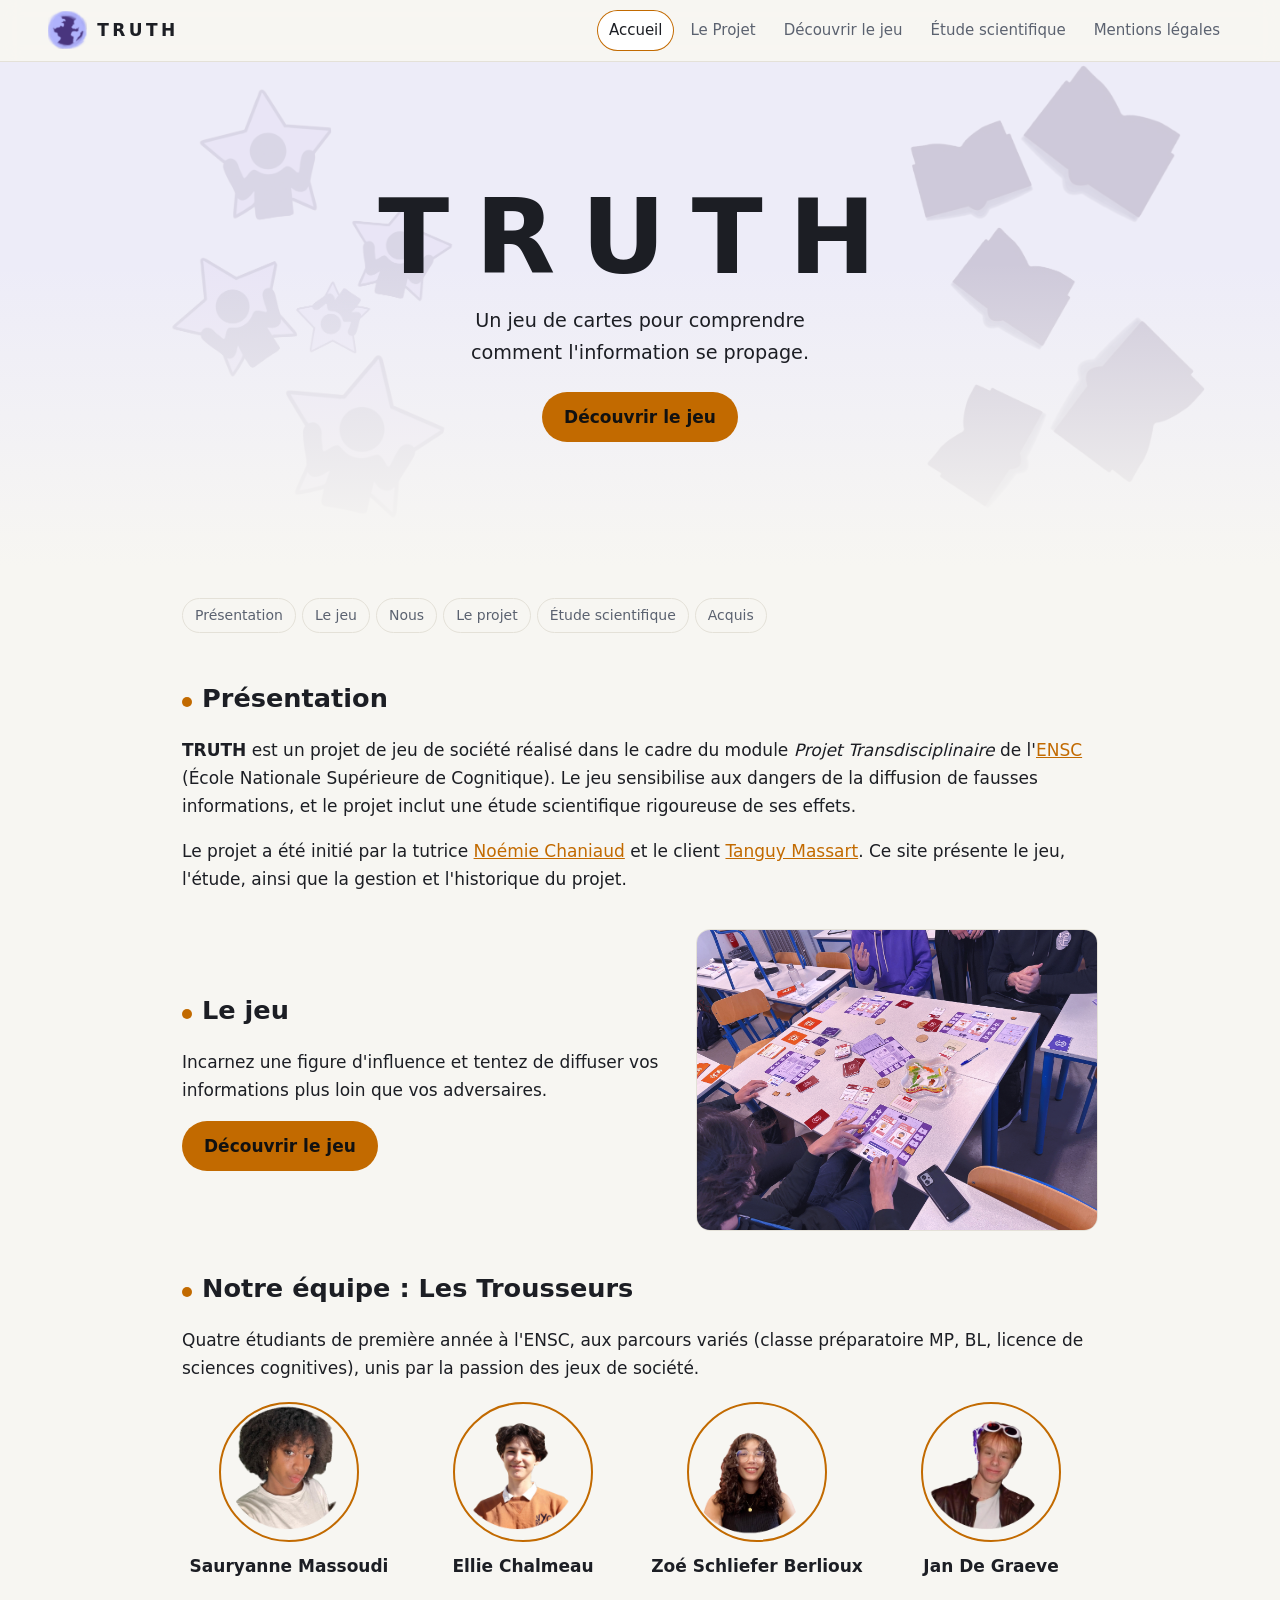
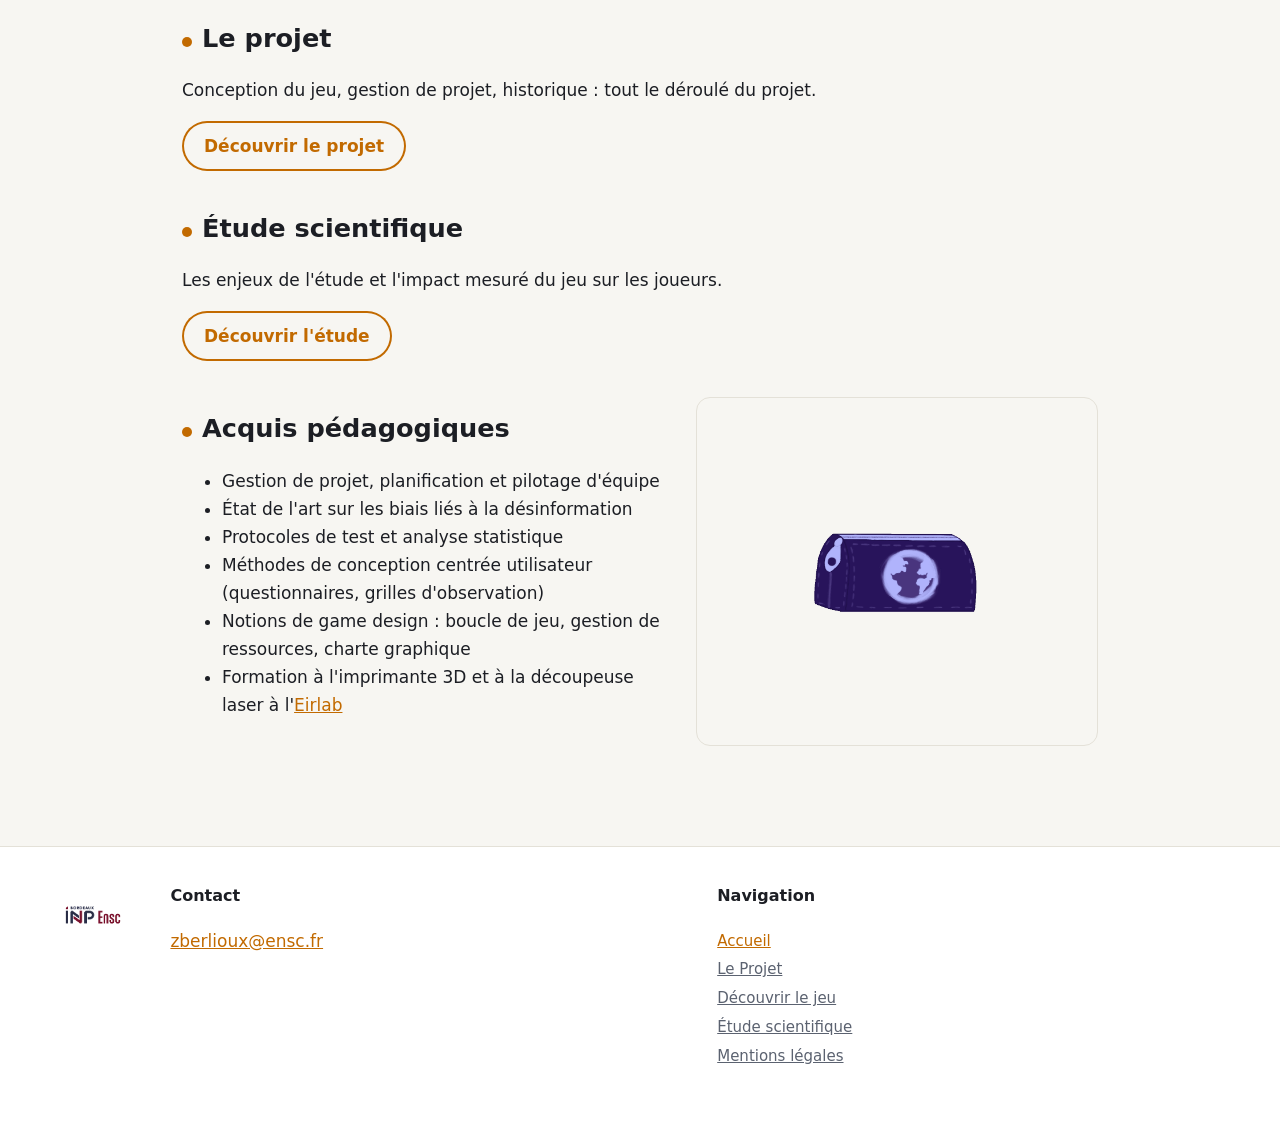
<file: index.html>
<!DOCTYPE html>
<html lang="fr">
<head>
<meta charset="utf-8">
<meta name="viewport" content="width=device-width, initial-scale=1">
<title>Accueil | TRUTH</title>
<meta name="description" content="TRUTH : jeu de cartes sérieux contre la désinformation, projet transdisciplinaire ENSC.">
<link rel="stylesheet" href="style.css">
</head>
<body>
<a class="skip" href="#main">Aller au contenu</a>
<header class="site-header">
  <a class="brand" href="index.html"><img class="" src="assets/logo.png" data-fallback="https://static.wixstatic.com/media/da4901_5d538d2b466b424b8239852984273c10~mv2.png" alt="Logo TRUTH" loading="lazy"><span>TRUTH</span></a>
  <button class="burger" aria-label="Menu" aria-expanded="false" aria-controls="nav">☰</button>
  <nav id="nav" aria-label="Navigation principale"><a href="index.html" aria-current="page">Accueil</a><a href="le-projet.html">Le Projet</a><a href="regle-du-jeu.html">Découvrir le jeu</a><a href="etude-scientifique.html">Étude scientifique</a><a href="mentions-legales.html">Mentions légales</a></nav>
</header>
<section class="hero"><img class="hero-img" src="assets/banniere.jpg" data-fallback="https://static.wixstatic.com/media/da4901_f55ea54db2d34ea28f39c9c62a79efdf~mv2.jpg" alt="Bannière TRUTH" loading="lazy">
<div class="hero-text"><h1>TRUTH</h1><p>Un jeu de cartes pour comprendre comment l'information se propage.</p>
<a class="btn" href="regle-du-jeu.html">Découvrir le jeu</a></div></section>
<main id="main">

<nav class="subnav" aria-label="Sections de la page"><a href="#presentation">Présentation</a><a href="#jeu">Le jeu</a>
<a href="#nous">Nous</a><a href="#projet">Le projet</a><a href="#etude">Étude scientifique</a><a href="#acquis">Acquis</a></nav>
<section id="presentation" class="block">
  <h2>Présentation</h2>
  <p><strong>TRUTH</strong> est un projet de jeu de société réalisé dans le cadre du module
  <em>Projet Transdisciplinaire</em> de l'<a href="https://ensc.bordeaux-inp.fr/fr" target="_blank" rel="noopener">ENSC</a>
  (École Nationale Supérieure de Cognitique). Le jeu sensibilise aux dangers de la diffusion de fausses informations,
  et le projet inclut une étude scientifique rigoureuse de ses effets.</p>
  <p>Le projet a été initié par la tutrice
  <a href="https://www.ims-bordeaux.fr/researchers-and-publications/chaniaud-noemie/" target="_blank" rel="noopener">Noémie Chaniaud</a>
  et le client
  <a href="https://fr.linkedin.com/in/tanguy-massart" target="_blank" rel="noopener">Tanguy Massart</a>.
  Ce site présente le jeu, l'étude, ainsi que la gestion et l'historique du projet.</p>
</section>

<section id="jeu" class="block split">
  <div><h2>Le jeu</h2>
  <p>Incarnez une figure d'influence et tentez de diffuser vos informations plus loin que vos adversaires.</p>
  <a class="btn" href="regle-du-jeu.html">Découvrir le jeu</a></div>
  <img class="rounded" src="assets/jeu.jpg" data-fallback="https://static.wixstatic.com/media/da4901_01feb621f9524100bc85ecf3e17c3024~mv2.jpg" alt="Photo du jeu TRUTH" loading="lazy">
</section>

<section id="nous" class="block">
  <h2>Notre équipe : Les Trousseurs</h2>
  <p>Quatre étudiants de première année à l'ENSC, aux parcours variés (classe préparatoire MP, BL, licence de
  sciences cognitives), unis par la passion des jeux de société.</p>
  <div class="team"><figure class="member" data-initials="SM"><img class="avatar" src="assets/sauryanne.png" data-fallback="https://static.wixstatic.com/media/da4901_dc156b4f836344d7b85ea5c65d7b1d66~mv2.png" alt="Sauryanne Massoudi" loading="lazy"><figcaption>Sauryanne Massoudi</figcaption></figure><figure class="member" data-initials="EC"><img class="avatar" src="assets/ellie.png" data-fallback="https://static.wixstatic.com/media/da4901_4ea511dacc254764bb31247e0dbd3951~mv2.png" alt="Ellie Chalmeau" loading="lazy"><figcaption>Ellie Chalmeau</figcaption></figure><figure class="member" data-initials="ZB"><img class="avatar" src="assets/zoe.png" data-fallback="https://static.wixstatic.com/media/da4901_da13d35a55f64553ba4e4d0a7026f302~mv2.png" alt="Zoé Schliefer Berlioux" loading="lazy"><figcaption>Zoé Schliefer Berlioux</figcaption></figure><figure class="member" data-initials="JD"><img class="avatar" src="assets/jan.png" data-fallback="https://static.wixstatic.com/media/da4901_22e978a921734bbda536cc2edeb7697e~mv2.png" alt="Jan De Graeve" loading="lazy"><figcaption>Jan De Graeve</figcaption></figure></div>
</section>

<section id="projet" class="block">
  <h2>Le projet</h2>
  <p>Conception du jeu, gestion de projet, historique : tout le déroulé du projet.</p>
  <a class="btn ghost" href="le-projet.html">Découvrir le projet</a>
</section>

<section id="etude" class="block">
  <h2>Étude scientifique</h2>
  <p>Les enjeux de l'étude et l'impact mesuré du jeu sur les joueurs.</p>
  <a class="btn ghost" href="etude-scientifique.html">Découvrir l'étude</a>
</section>

<section id="acquis" class="block split">
  <div><h2>Acquis pédagogiques</h2>
  <ul>
    <li>Gestion de projet, planification et pilotage d'équipe</li>
    <li>État de l'art sur les biais liés à la désinformation</li>
    <li>Protocoles de test et analyse statistique</li>
    <li>Méthodes de conception centrée utilisateur (questionnaires, grilles d'observation)</li>
    <li>Notions de game design : boucle de jeu, gestion de ressources, charte graphique</li>
    <li>Formation à l'imprimante 3D et à la découpeuse laser à l'<a href="https://www.eirlab.net/" target="_blank" rel="noopener">Eirlab</a></li>
  </ul></div>
  <img class="rounded" src="assets/banniere-recadree.png" data-fallback="https://static.wixstatic.com/media/da4901_ba464b208d314cfbb231ef2672bbff6a~mv2.png" alt="Illustration TRUTH" loading="lazy">
</section>

</main>
<footer class="site-footer">
  <div><img class="" src="assets/logo-pied.png" data-fallback="https://static.wixstatic.com/media/da4901_9cbdce36f55e4c5288f49362bb396e1c~mv2.png" alt="Logo TRUTH" loading="lazy"></div>
  <div>
    <h2>Contact</h2>
    <p><a href="mailto:zberlioux@ensc.fr">zberlioux@ensc.fr</a></p>
  </div>
  <div>
    <h2>Navigation</h2>
    <p class="foot-links"><a href="index.html" aria-current="page">Accueil</a><a href="le-projet.html">Le Projet</a><a href="regle-du-jeu.html">Découvrir le jeu</a><a href="etude-scientifique.html">Étude scientifique</a><a href="mentions-legales.html">Mentions légales</a></p>
  </div>
</footer>
<script src="script.js"></script>
</body>
</html>
</file>
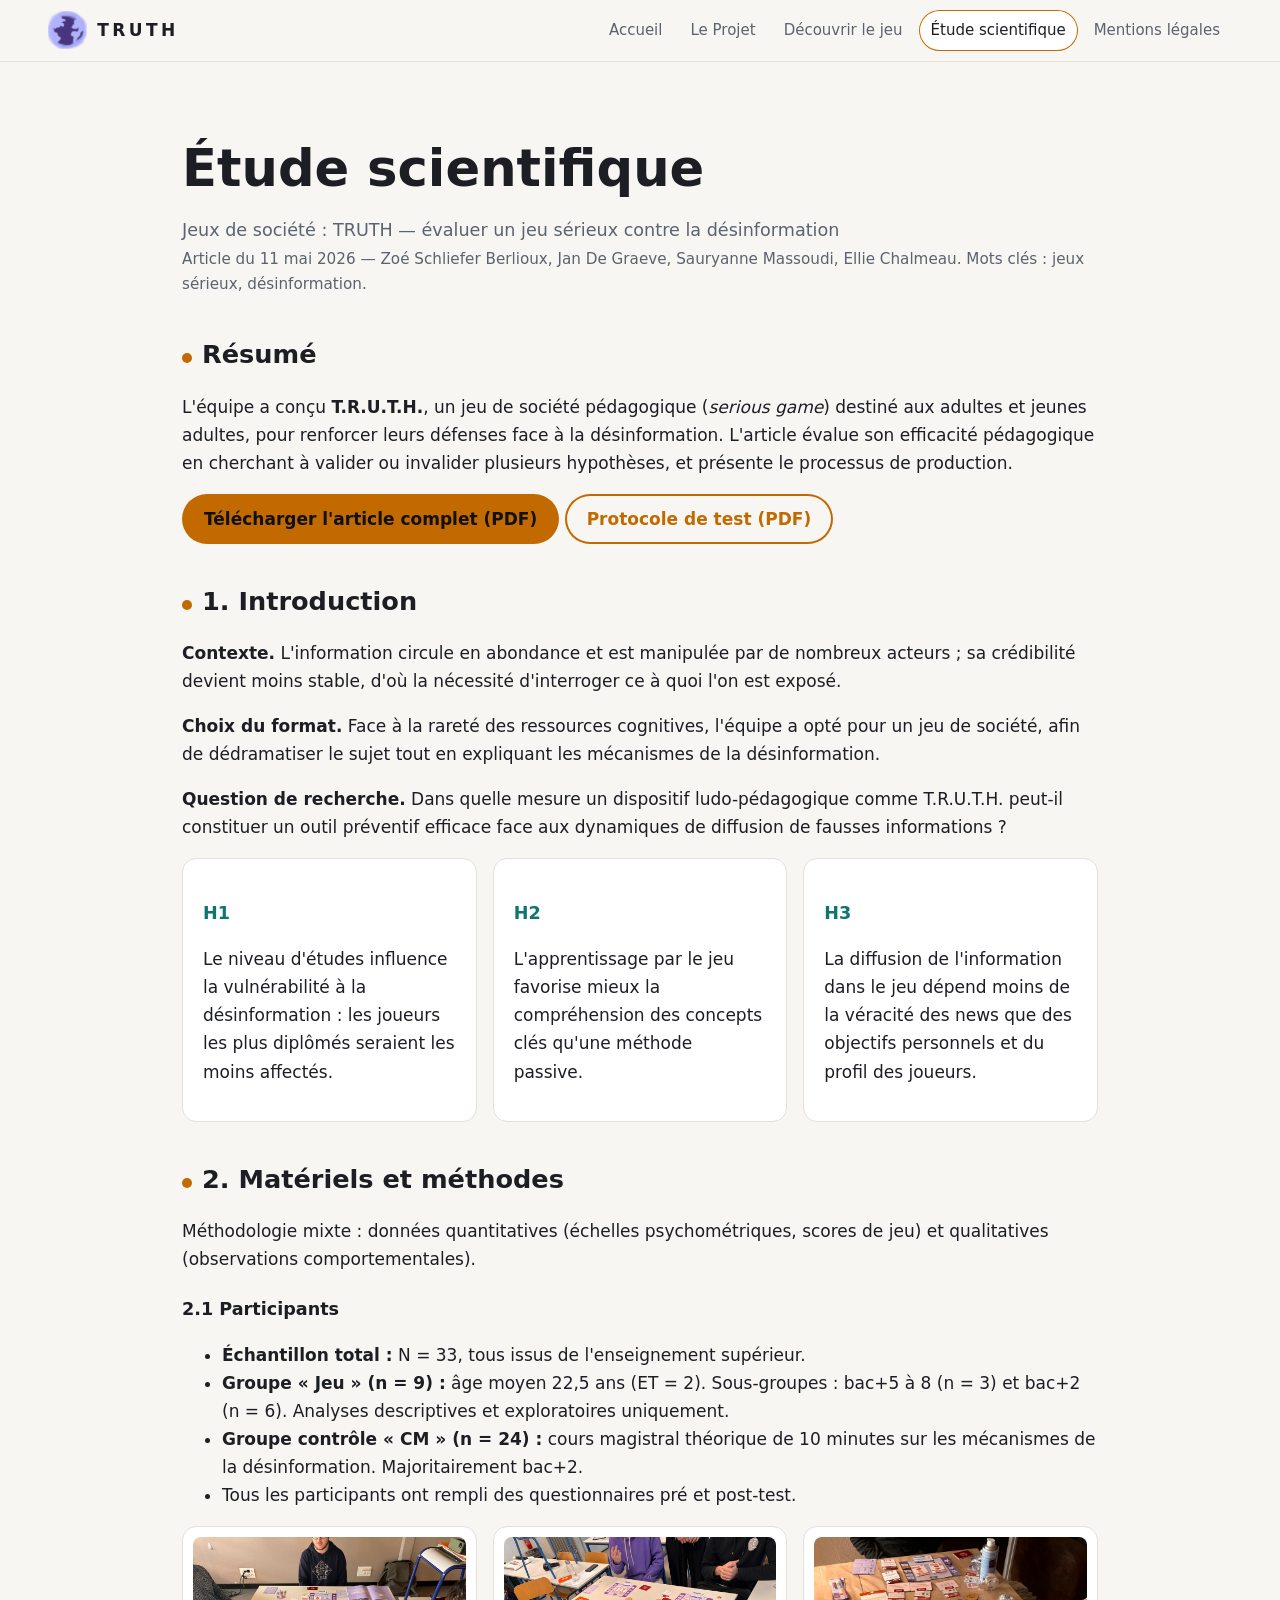
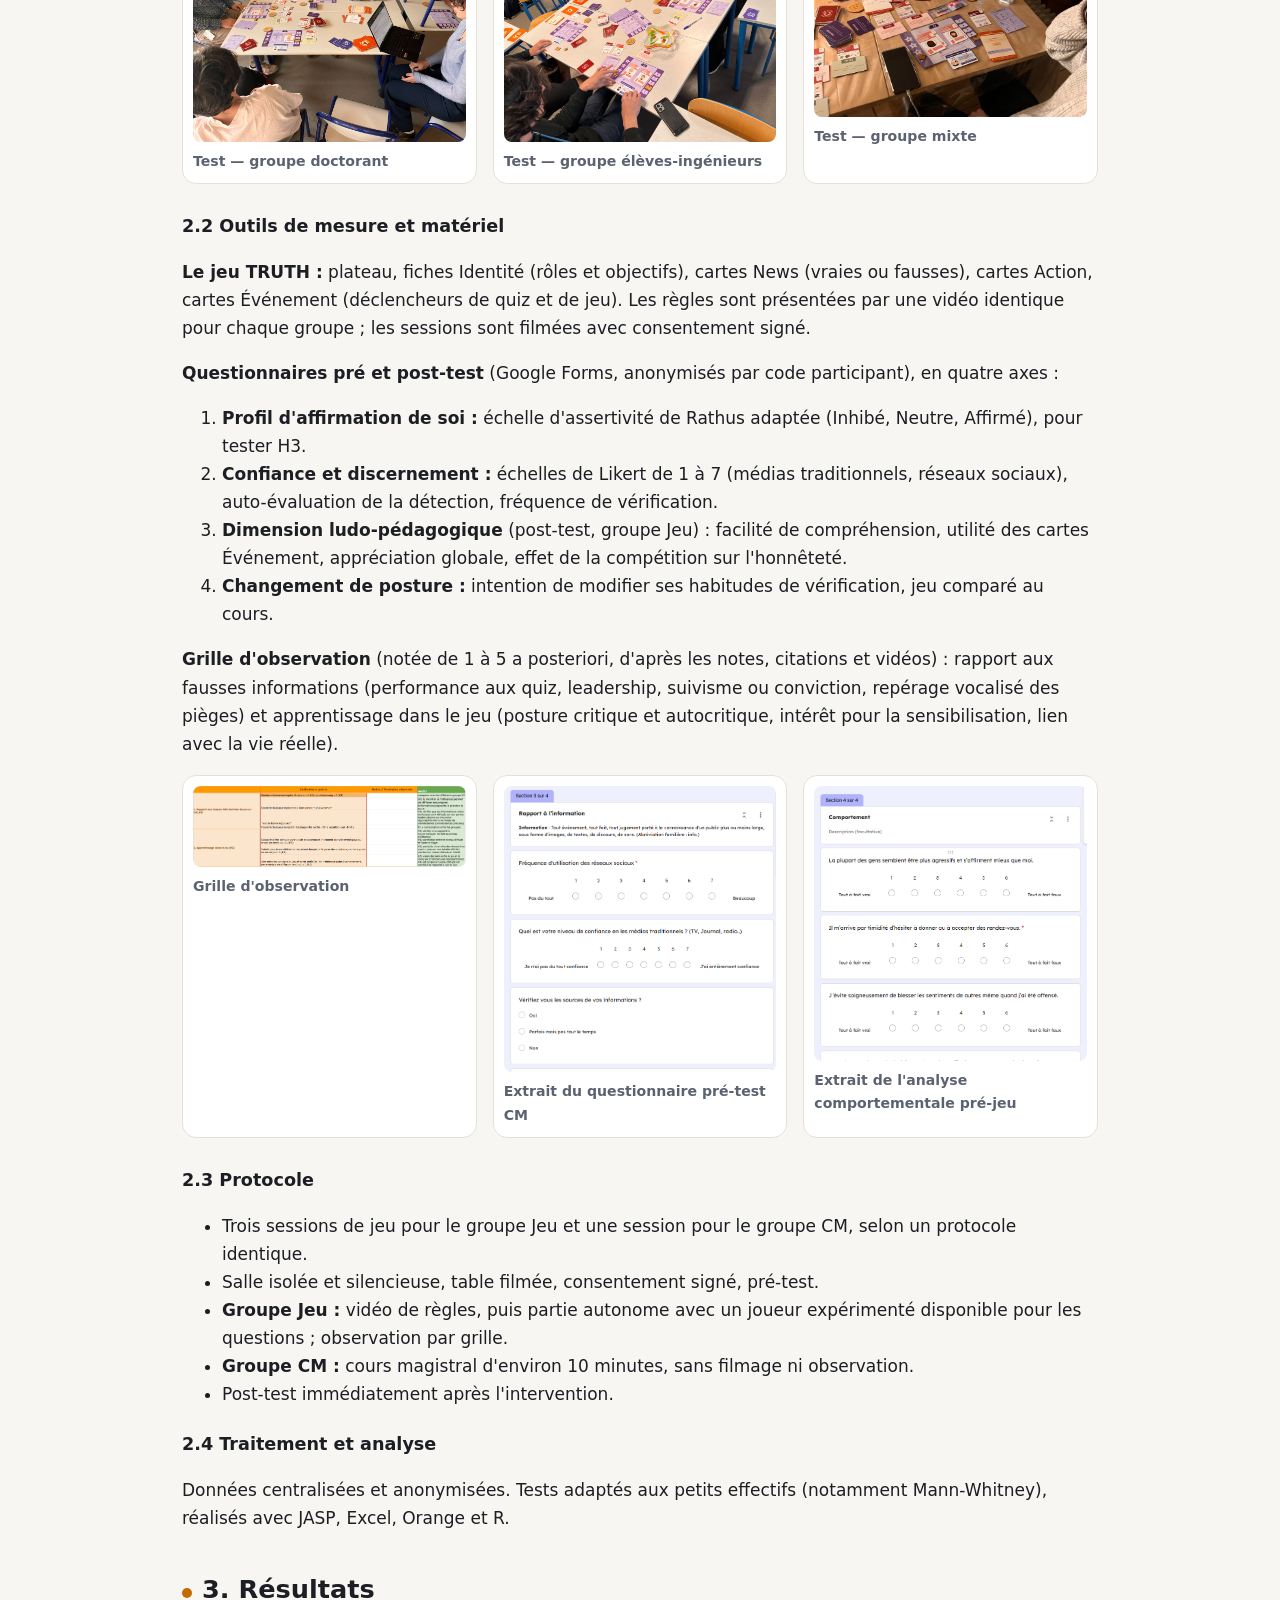
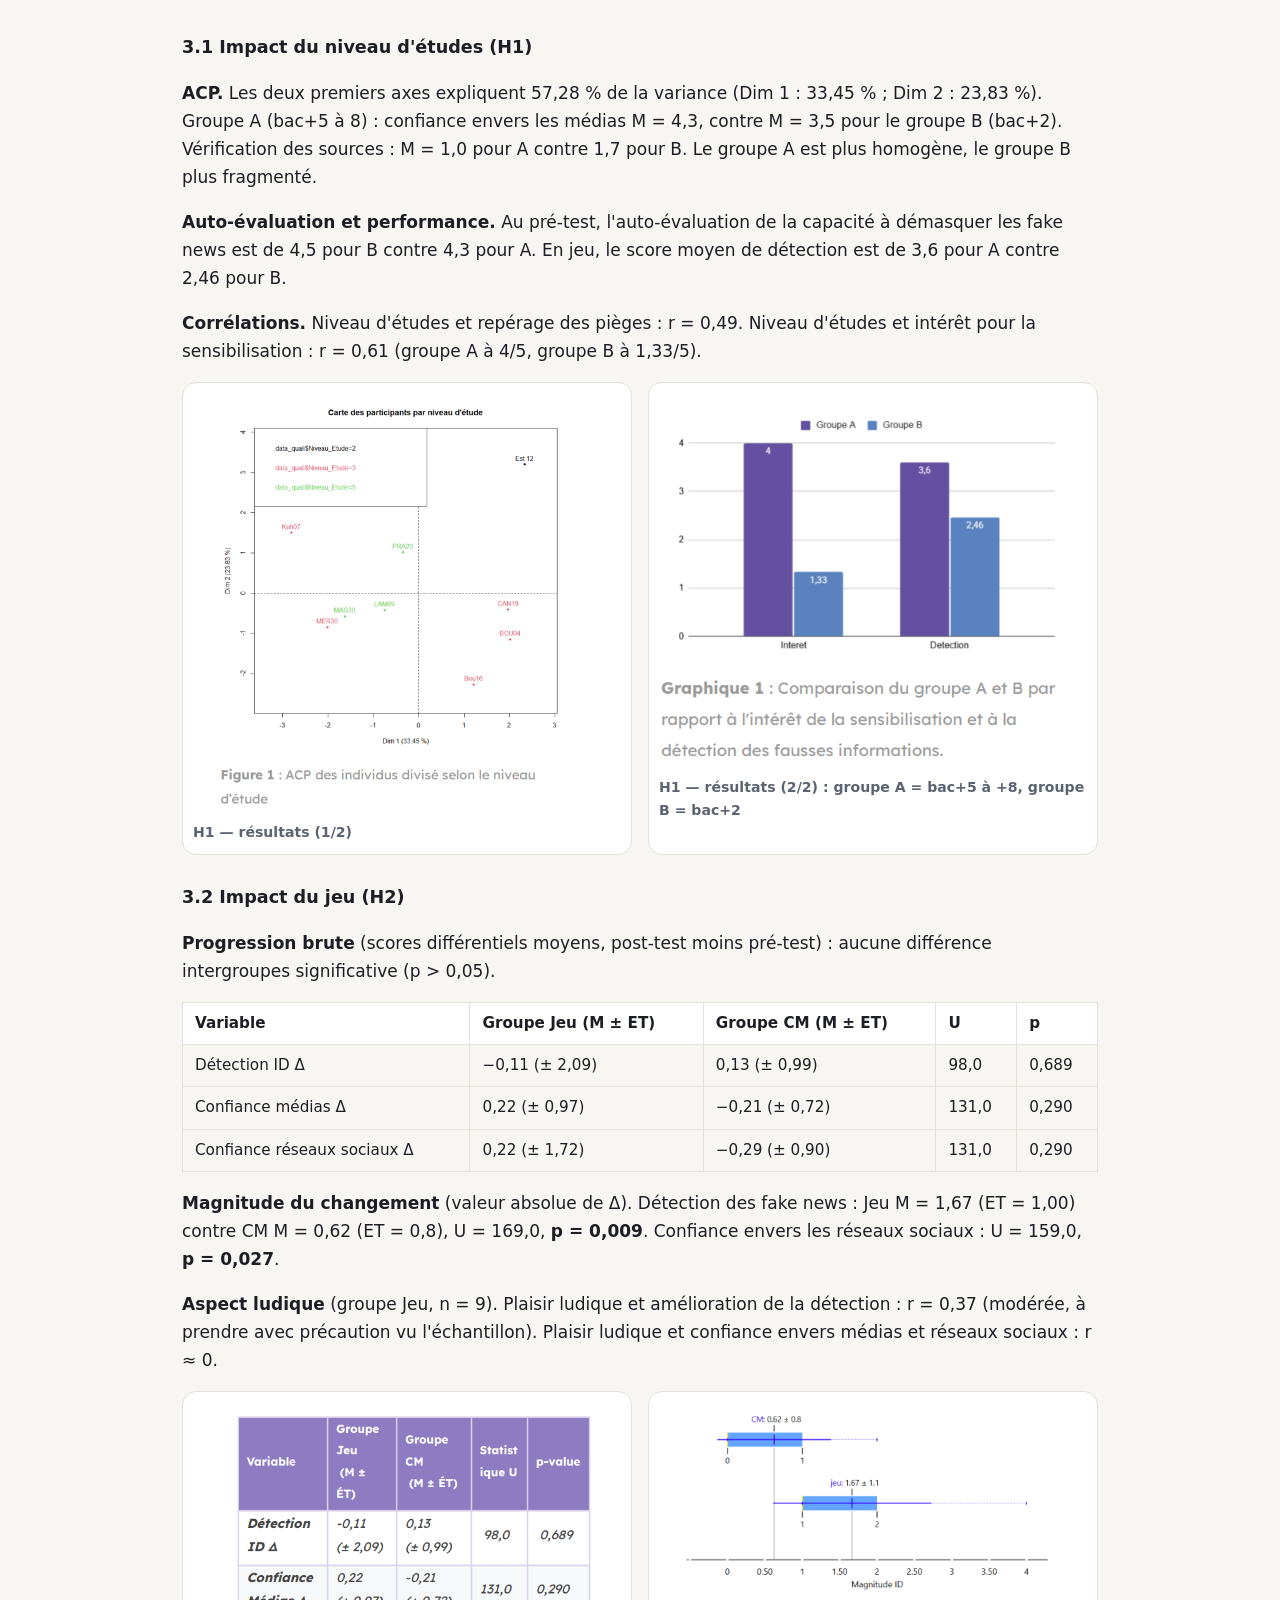
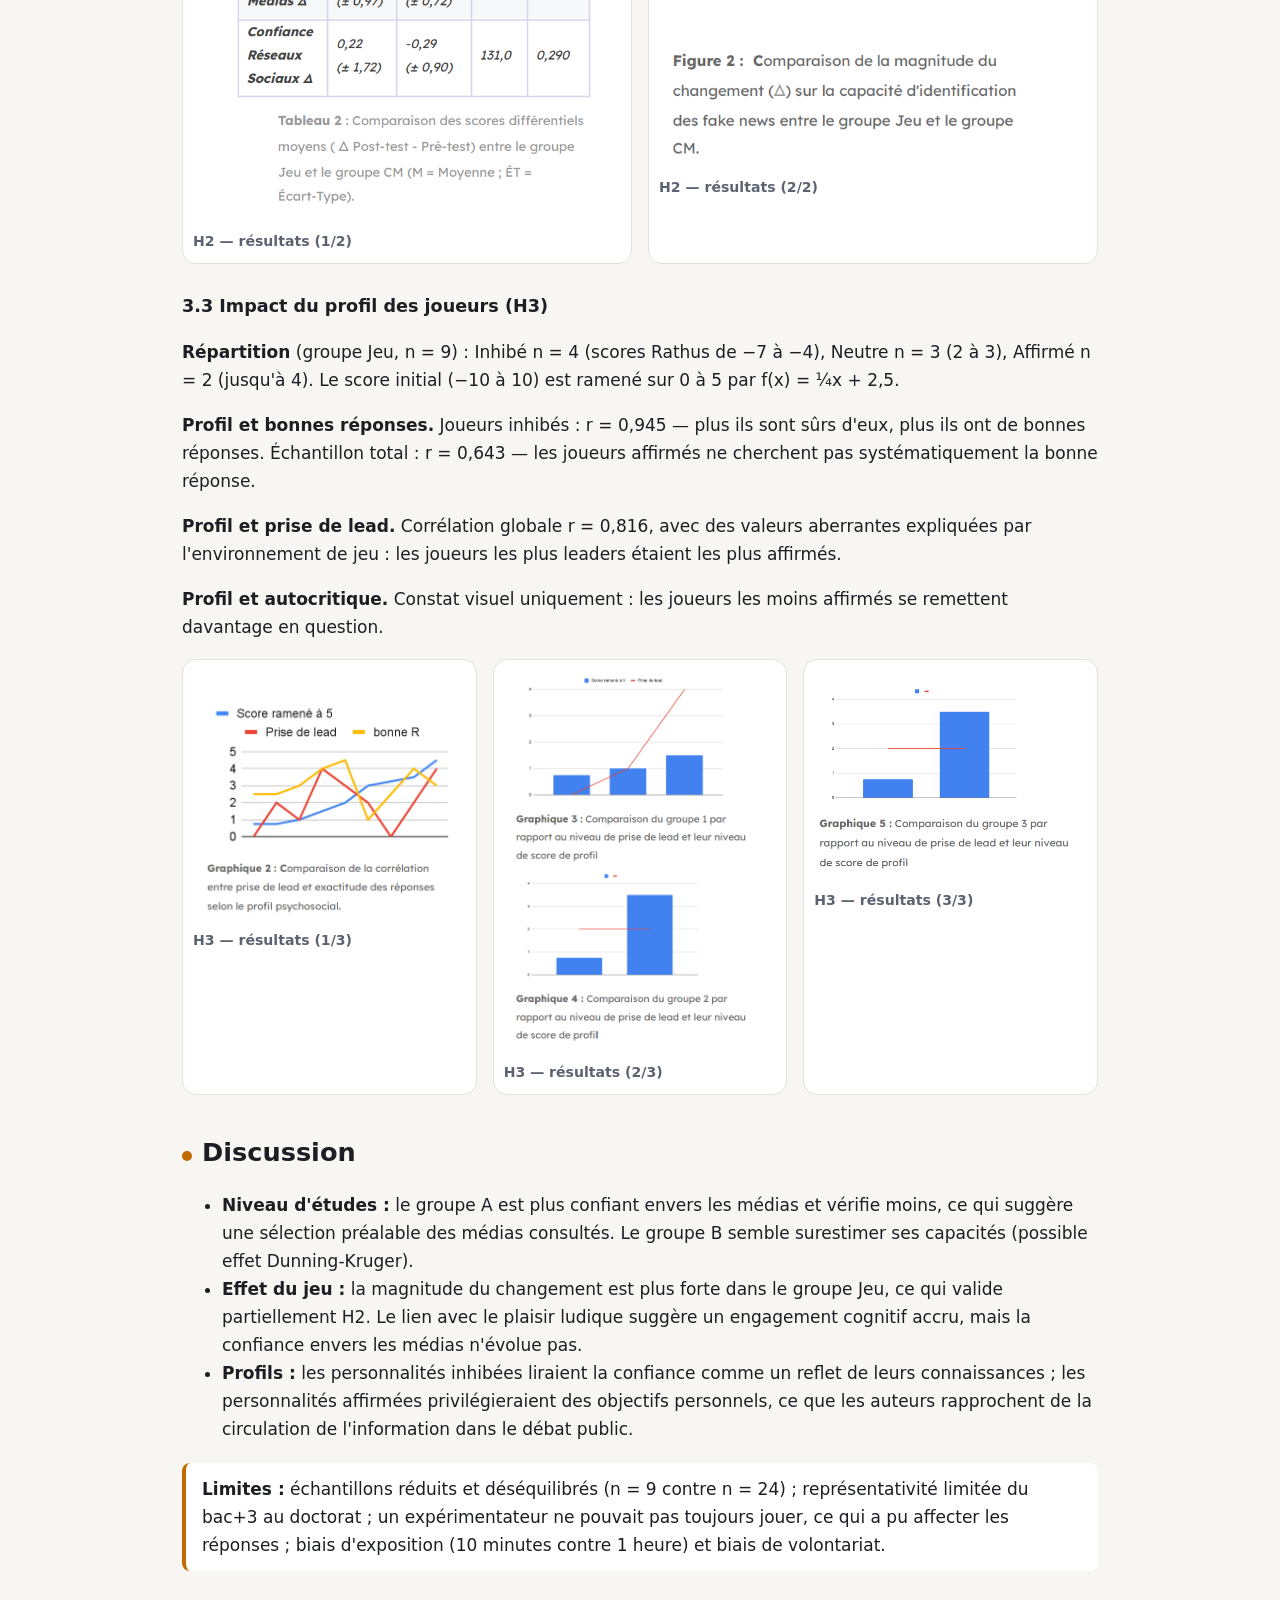
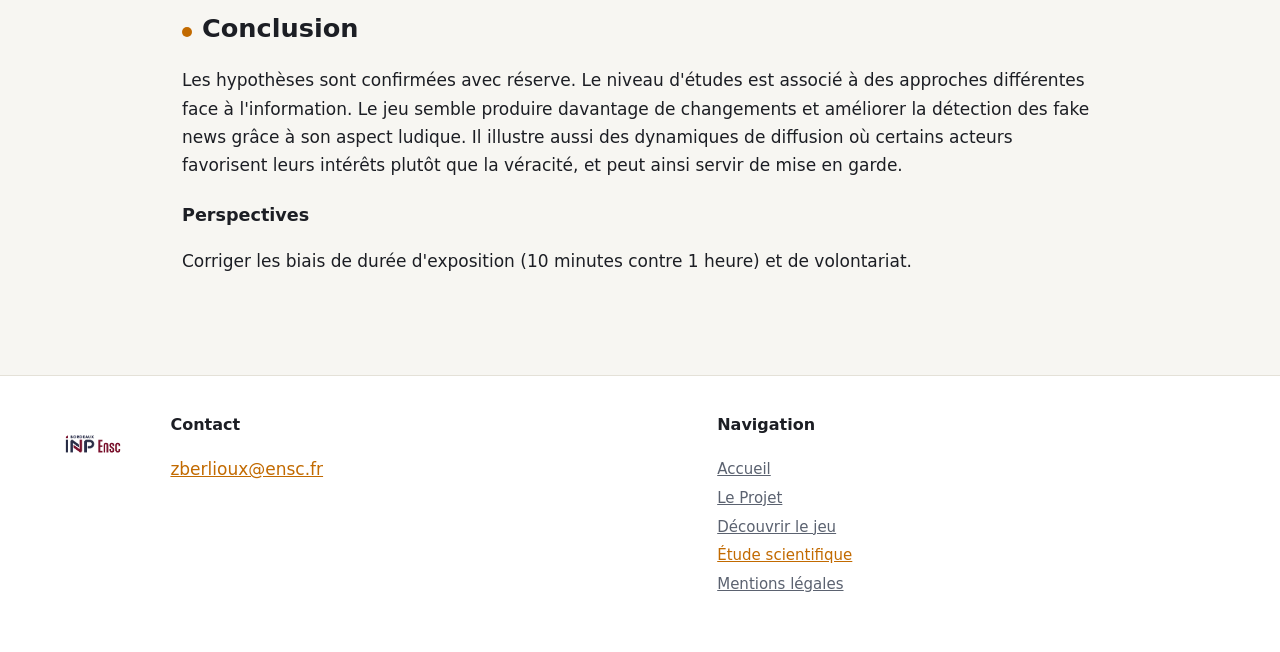
<file: etude-scientifique.html>
<!DOCTYPE html>
<html lang="fr">
<head>
<meta charset="utf-8">
<meta name="viewport" content="width=device-width, initial-scale=1">
<title>Étude scientifique | TRUTH</title>
<meta name="description" content="TRUTH : jeu de cartes sérieux contre la désinformation, projet transdisciplinaire ENSC.">
<link rel="stylesheet" href="style.css">
</head>
<body>
<a class="skip" href="#main">Aller au contenu</a>
<header class="site-header">
  <a class="brand" href="index.html"><img class="" src="assets/logo.png" data-fallback="https://static.wixstatic.com/media/da4901_5d538d2b466b424b8239852984273c10~mv2.png" alt="Logo TRUTH" loading="lazy"><span>TRUTH</span></a>
  <button class="burger" aria-label="Menu" aria-expanded="false" aria-controls="nav">☰</button>
  <nav id="nav" aria-label="Navigation principale"><a href="index.html">Accueil</a><a href="le-projet.html">Le Projet</a><a href="regle-du-jeu.html">Découvrir le jeu</a><a href="etude-scientifique.html" aria-current="page">Étude scientifique</a><a href="mentions-legales.html">Mentions légales</a></nav>
</header>

<main id="main">
<section class="page-title"><h1>Étude scientifique</h1><p>Jeux de société : TRUTH — évaluer un jeu sérieux contre la désinformation</p></section>
<p class="muted">Article du 11 mai 2026 — Zoé Schliefer Berlioux, Jan De Graeve, Sauryanne Massoudi, Ellie Chalmeau.
Mots clés : jeux sérieux, désinformation.</p>

<section class="block"><h2>Résumé</h2>
<p>L'équipe a conçu <strong>T.R.U.T.H.</strong>, un jeu de société pédagogique (<em>serious game</em>) destiné aux adultes et
jeunes adultes, pour renforcer leurs défenses face à la désinformation. L'article évalue son efficacité pédagogique en
cherchant à valider ou invalider plusieurs hypothèses, et présente le processus de production.</p>
<p><a class="btn" href="https://9365a65f-ff0d-4e3f-92d9-190840668cd7.filesusr.com/ugd/da4901_beaca6c614a449d7b70edaa3794aeec6.pdf" target="_blank" rel="noopener">Télécharger l'article complet (PDF)</a>
<a class="btn ghost" href="https://9365a65f-ff0d-4e3f-92d9-190840668cd7.filesusr.com/ugd/da4901_f97761062fd44d2bade27a2fd2b10b35.pdf" target="_blank" rel="noopener">Protocole de test (PDF)</a></p></section>

<section class="block"><h2>1. Introduction</h2>
<p><strong>Contexte.</strong> L'information circule en abondance et est manipulée par de nombreux acteurs ; sa crédibilité
devient moins stable, d'où la nécessité d'interroger ce à quoi l'on est exposé.</p>
<p><strong>Choix du format.</strong> Face à la rareté des ressources cognitives, l'équipe a opté pour un jeu de société, afin de
dédramatiser le sujet tout en expliquant les mécanismes de la désinformation.</p>
<p><strong>Question de recherche.</strong> Dans quelle mesure un dispositif ludo-pédagogique comme T.R.U.T.H. peut-il constituer un
outil préventif efficace face aux dynamiques de diffusion de fausses informations ?</p>
<div class="cards">
<article><h3>H1</h3><p>Le niveau d'études influence la vulnérabilité à la désinformation : les joueurs les plus diplômés seraient les moins affectés.</p></article>
<article><h3>H2</h3><p>L'apprentissage par le jeu favorise mieux la compréhension des concepts clés qu'une méthode passive.</p></article>
<article><h3>H3</h3><p>La diffusion de l'information dans le jeu dépend moins de la véracité des news que des objectifs personnels et du profil des joueurs.</p></article></div></section>

<section class="block"><h2>2. Matériels et méthodes</h2>
<p>Méthodologie mixte : données quantitatives (échelles psychométriques, scores de jeu) et qualitatives (observations comportementales).</p>

<h3>2.1 Participants</h3>
<ul><li><strong>Échantillon total :</strong> N = 33, tous issus de l'enseignement supérieur.</li>
<li><strong>Groupe « Jeu » (n = 9) :</strong> âge moyen 22,5 ans (ET = 2). Sous-groupes : bac+5 à 8 (n = 3) et bac+2 (n = 6).
Analyses descriptives et exploratoires uniquement.</li>
<li><strong>Groupe contrôle « CM » (n = 24) :</strong> cours magistral théorique de 10 minutes sur les mécanismes de la
désinformation. Majoritairement bac+2.</li>
<li>Tous les participants ont rempli des questionnaires pré et post-test.</li></ul>
<div class="figs"><figure><img class="zoom" src="assets/etude-test-doctorants.jpg" data-fallback="https://static.wixstatic.com/media/da4901_fb38654ba90c4e23ae1c239c5e5a48d4~mv2.jpeg" alt="Test — groupe doctorant" loading="lazy"><figcaption>Test — groupe doctorant</figcaption></figure><figure><img class="zoom" src="assets/etude-test-ingenieurs.jpg" data-fallback="https://static.wixstatic.com/media/da4901_5884af05a86143cfb0868a34cc54eff6~mv2.jpeg" alt="Test — groupe élèves-ingénieurs" loading="lazy"><figcaption>Test — groupe élèves-ingénieurs</figcaption></figure><figure><img class="zoom" src="assets/etude-test-mixte.jpg" data-fallback="https://static.wixstatic.com/media/80a5fd_8128b344673f46bead6c4b63ea70de3d~mv2.jpeg" alt="Test — groupe mixte" loading="lazy"><figcaption>Test — groupe mixte</figcaption></figure></div>

<h3>2.2 Outils de mesure et matériel</h3>
<p><strong>Le jeu TRUTH :</strong> plateau, fiches Identité (rôles et objectifs), cartes News (vraies ou fausses), cartes Action,
cartes Événement (déclencheurs de quiz et de jeu). Les règles sont présentées par une vidéo identique pour chaque groupe ;
les sessions sont filmées avec consentement signé.</p>
<p><strong>Questionnaires pré et post-test</strong> (Google Forms, anonymisés par code participant), en quatre axes :</p>
<ol><li><strong>Profil d'affirmation de soi :</strong> échelle d'assertivité de Rathus adaptée (Inhibé, Neutre, Affirmé), pour tester H3.</li>
<li><strong>Confiance et discernement :</strong> échelles de Likert de 1 à 7 (médias traditionnels, réseaux sociaux), auto-évaluation de la détection, fréquence de vérification.</li>
<li><strong>Dimension ludo-pédagogique</strong> (post-test, groupe Jeu) : facilité de compréhension, utilité des cartes Événement, appréciation globale, effet de la compétition sur l'honnêteté.</li>
<li><strong>Changement de posture :</strong> intention de modifier ses habitudes de vérification, jeu comparé au cours.</li></ol>
<p><strong>Grille d'observation</strong> (notée de 1 à 5 a posteriori, d'après les notes, citations et vidéos) :
rapport aux fausses informations (performance aux quiz, leadership, suivisme ou conviction, repérage vocalisé des pièges)
et apprentissage dans le jeu (posture critique et autocritique, intérêt pour la sensibilisation, lien avec la vie réelle).</p>
<div class="figs"><figure><img class="zoom" src="assets/etude-grille-observation.png" data-fallback="https://static.wixstatic.com/media/da4901_b4dcc58b74f8482b96cdc8315109f6fc~mv2.png" alt="Grille d'observation" loading="lazy"><figcaption>Grille d'observation</figcaption></figure><figure><img class="zoom" src="assets/etude-questionnaire-pretest.png" data-fallback="https://static.wixstatic.com/media/da4901_a3b78f8f99e142e7b0db40b619c83ffb~mv2.png" alt="Extrait du questionnaire pré-test CM" loading="lazy"><figcaption>Extrait du questionnaire pré-test CM</figcaption></figure><figure><img class="zoom" src="assets/etude-analyse-comportementale.png" data-fallback="https://static.wixstatic.com/media/da4901_eabe1b3669924f7091af40db1ce79ef0~mv2.png" alt="Extrait de l'analyse comportementale pré-jeu" loading="lazy"><figcaption>Extrait de l'analyse comportementale pré-jeu</figcaption></figure></div>

<h3>2.3 Protocole</h3>
<ul><li>Trois sessions de jeu pour le groupe Jeu et une session pour le groupe CM, selon un protocole identique.</li>
<li>Salle isolée et silencieuse, table filmée, consentement signé, pré-test.</li>
<li><strong>Groupe Jeu :</strong> vidéo de règles, puis partie autonome avec un joueur expérimenté disponible pour les questions ; observation par grille.</li>
<li><strong>Groupe CM :</strong> cours magistral d'environ 10 minutes, sans filmage ni observation.</li>
<li>Post-test immédiatement après l'intervention.</li></ul>

<h3>2.4 Traitement et analyse</h3>
<p>Données centralisées et anonymisées. Tests adaptés aux petits effectifs (notamment Mann-Whitney), réalisés avec JASP, Excel, Orange et R.</p></section>

<section class="block"><h2>3. Résultats</h2>

<h3>3.1 Impact du niveau d'études (H1)</h3>
<p><strong>ACP.</strong> Les deux premiers axes expliquent 57,28 % de la variance (Dim 1 : 33,45 % ; Dim 2 : 23,83 %).
Groupe A (bac+5 à 8) : confiance envers les médias M = 4,3, contre M = 3,5 pour le groupe B (bac+2). Vérification des sources :
M = 1,0 pour A contre 1,7 pour B. Le groupe A est plus homogène, le groupe B plus fragmenté.</p>
<p><strong>Auto-évaluation et performance.</strong> Au pré-test, l'auto-évaluation de la capacité à démasquer les fake news est de
4,5 pour B contre 4,3 pour A. En jeu, le score moyen de détection est de 3,6 pour A contre 2,46 pour B.</p>
<p><strong>Corrélations.</strong> Niveau d'études et repérage des pièges : r = 0,49. Niveau d'études et intérêt pour la
sensibilisation : r = 0,61 (groupe A à 4/5, groupe B à 1,33/5).</p>
<div class="figs"><figure><img class="zoom" src="assets/etude-h1-1.png" data-fallback="https://static.wixstatic.com/media/da4901_22c01500ca9a4b4b8aae84d8323de0b2~mv2.png" alt="H1 — résultats (1/2)" loading="lazy"><figcaption>H1 — résultats (1/2)</figcaption></figure><figure><img class="zoom" src="assets/etude-h1-2.png" data-fallback="https://static.wixstatic.com/media/da4901_14c2f34771374fd98f77c29087e0a078~mv2.png" alt="H1 — résultats (2/2) : groupe A = bac+5 à +8, groupe B = bac+2" loading="lazy"><figcaption>H1 — résultats (2/2) : groupe A = bac+5 à +8, groupe B = bac+2</figcaption></figure></div>

<h3>3.2 Impact du jeu (H2)</h3>
<p><strong>Progression brute</strong> (scores différentiels moyens, post-test moins pré-test) : aucune différence intergroupes
significative (p &gt; 0,05).</p>
<div class="table-wrap"><table>
<thead><tr><th>Variable</th><th>Groupe Jeu (M ± ET)</th><th>Groupe CM (M ± ET)</th><th>U</th><th>p</th></tr></thead>
<tbody>
<tr><td>Détection ID Δ</td><td>−0,11 (± 2,09)</td><td>0,13 (± 0,99)</td><td>98,0</td><td>0,689</td></tr>
<tr><td>Confiance médias Δ</td><td>0,22 (± 0,97)</td><td>−0,21 (± 0,72)</td><td>131,0</td><td>0,290</td></tr>
<tr><td>Confiance réseaux sociaux Δ</td><td>0,22 (± 1,72)</td><td>−0,29 (± 0,90)</td><td>131,0</td><td>0,290</td></tr>
</tbody></table></div>
<p><strong>Magnitude du changement</strong> (valeur absolue de Δ). Détection des fake news : Jeu M = 1,67 (ET = 1,00) contre CM
M = 0,62 (ET = 0,8), U = 169,0, <strong>p = 0,009</strong>. Confiance envers les réseaux sociaux : U = 159,0, <strong>p = 0,027</strong>.</p>
<p><strong>Aspect ludique</strong> (groupe Jeu, n = 9). Plaisir ludique et amélioration de la détection : r = 0,37 (modérée, à
prendre avec précaution vu l'échantillon). Plaisir ludique et confiance envers médias et réseaux sociaux : r ≈ 0.</p>
<div class="figs"><figure><img class="zoom" src="assets/etude-h2-1.png" data-fallback="https://static.wixstatic.com/media/da4901_ca5fb5b5ae6245d280a530f30071b097~mv2.png" alt="H2 — résultats (1/2)" loading="lazy"><figcaption>H2 — résultats (1/2)</figcaption></figure><figure><img class="zoom" src="assets/etude-h2-2.png" data-fallback="https://static.wixstatic.com/media/da4901_fed7c11581274ec08d617521e5d73e1f~mv2.png" alt="H2 — résultats (2/2)" loading="lazy"><figcaption>H2 — résultats (2/2)</figcaption></figure></div>

<h3>3.3 Impact du profil des joueurs (H3)</h3>
<p><strong>Répartition</strong> (groupe Jeu, n = 9) : Inhibé n = 4 (scores Rathus de −7 à −4), Neutre n = 3 (2 à 3), Affirmé n = 2
(jusqu'à 4). Le score initial (−10 à 10) est ramené sur 0 à 5 par f(x) = ¼x + 2,5.</p>
<p><strong>Profil et bonnes réponses.</strong> Joueurs inhibés : r = 0,945 — plus ils sont sûrs d'eux, plus ils ont de bonnes
réponses. Échantillon total : r = 0,643 — les joueurs affirmés ne cherchent pas systématiquement la bonne réponse.</p>
<p><strong>Profil et prise de lead.</strong> Corrélation globale r = 0,816, avec des valeurs aberrantes expliquées par
l'environnement de jeu : les joueurs les plus leaders étaient les plus affirmés.</p>
<p><strong>Profil et autocritique.</strong> Constat visuel uniquement : les joueurs les moins affirmés se remettent davantage en question.</p>
<div class="figs"><figure><img class="zoom" src="assets/etude-h3-1.png" data-fallback="https://static.wixstatic.com/media/da4901_52f7d915e67946b6862444ea0d3f64d0~mv2.png" alt="H3 — résultats (1/3)" loading="lazy"><figcaption>H3 — résultats (1/3)</figcaption></figure><figure><img class="zoom" src="assets/etude-h3-2.png" data-fallback="https://static.wixstatic.com/media/da4901_4d01577218f24b449ec1f284cf58bec6~mv2.png" alt="H3 — résultats (2/3)" loading="lazy"><figcaption>H3 — résultats (2/3)</figcaption></figure><figure><img class="zoom" src="assets/etude-h3-3.png" data-fallback="https://static.wixstatic.com/media/da4901_b08b91cf3ac54b759fbba2d319ba2b76~mv2.png" alt="H3 — résultats (3/3)" loading="lazy"><figcaption>H3 — résultats (3/3)</figcaption></figure></div>
</section>

<section class="block"><h2>Discussion</h2>
<ul><li><strong>Niveau d'études :</strong> le groupe A est plus confiant envers les médias et vérifie moins, ce qui suggère une
sélection préalable des médias consultés. Le groupe B semble surestimer ses capacités (possible effet Dunning-Kruger).</li>
<li><strong>Effet du jeu :</strong> la magnitude du changement est plus forte dans le groupe Jeu, ce qui valide partiellement H2.
Le lien avec le plaisir ludique suggère un engagement cognitif accru, mais la confiance envers les médias n'évolue pas.</li>
<li><strong>Profils :</strong> les personnalités inhibées liraient la confiance comme un reflet de leurs connaissances ; les
personnalités affirmées privilégieraient des objectifs personnels, ce que les auteurs rapprochent de la circulation de
l'information dans le débat public.</li></ul>
<p class="note"><strong>Limites :</strong> échantillons réduits et déséquilibrés (n = 9 contre n = 24) ; représentativité limitée
du bac+3 au doctorat ; un expérimentateur ne pouvait pas toujours jouer, ce qui a pu affecter les réponses ; biais
d'exposition (10 minutes contre 1 heure) et biais de volontariat.</p></section>

<section class="block"><h2>Conclusion</h2>
<p>Les hypothèses sont confirmées avec réserve. Le niveau d'études est associé à des approches différentes face à
l'information. Le jeu semble produire davantage de changements et améliorer la détection des fake news grâce à son aspect
ludique. Il illustre aussi des dynamiques de diffusion où certains acteurs favorisent leurs intérêts plutôt que la véracité,
et peut ainsi servir de mise en garde.</p>
<h3>Perspectives</h3>
<p>Corriger les biais de durée d'exposition (10 minutes contre 1 heure) et de volontariat.</p></section>



</main>
<footer class="site-footer">
  <div><img class="" src="assets/logo-pied.png" data-fallback="https://static.wixstatic.com/media/da4901_9cbdce36f55e4c5288f49362bb396e1c~mv2.png" alt="Logo TRUTH" loading="lazy"></div>
  <div>
    <h2>Contact</h2>
    <p><a href="mailto:zberlioux@ensc.fr">zberlioux@ensc.fr</a></p>
  </div>
  <div>
    <h2>Navigation</h2>
    <p class="foot-links"><a href="index.html">Accueil</a><a href="le-projet.html">Le Projet</a><a href="regle-du-jeu.html">Découvrir le jeu</a><a href="etude-scientifique.html" aria-current="page">Étude scientifique</a><a href="mentions-legales.html">Mentions légales</a></p>
  </div>
</footer>
<script src="script.js"></script>
</body>
</html>
</file>
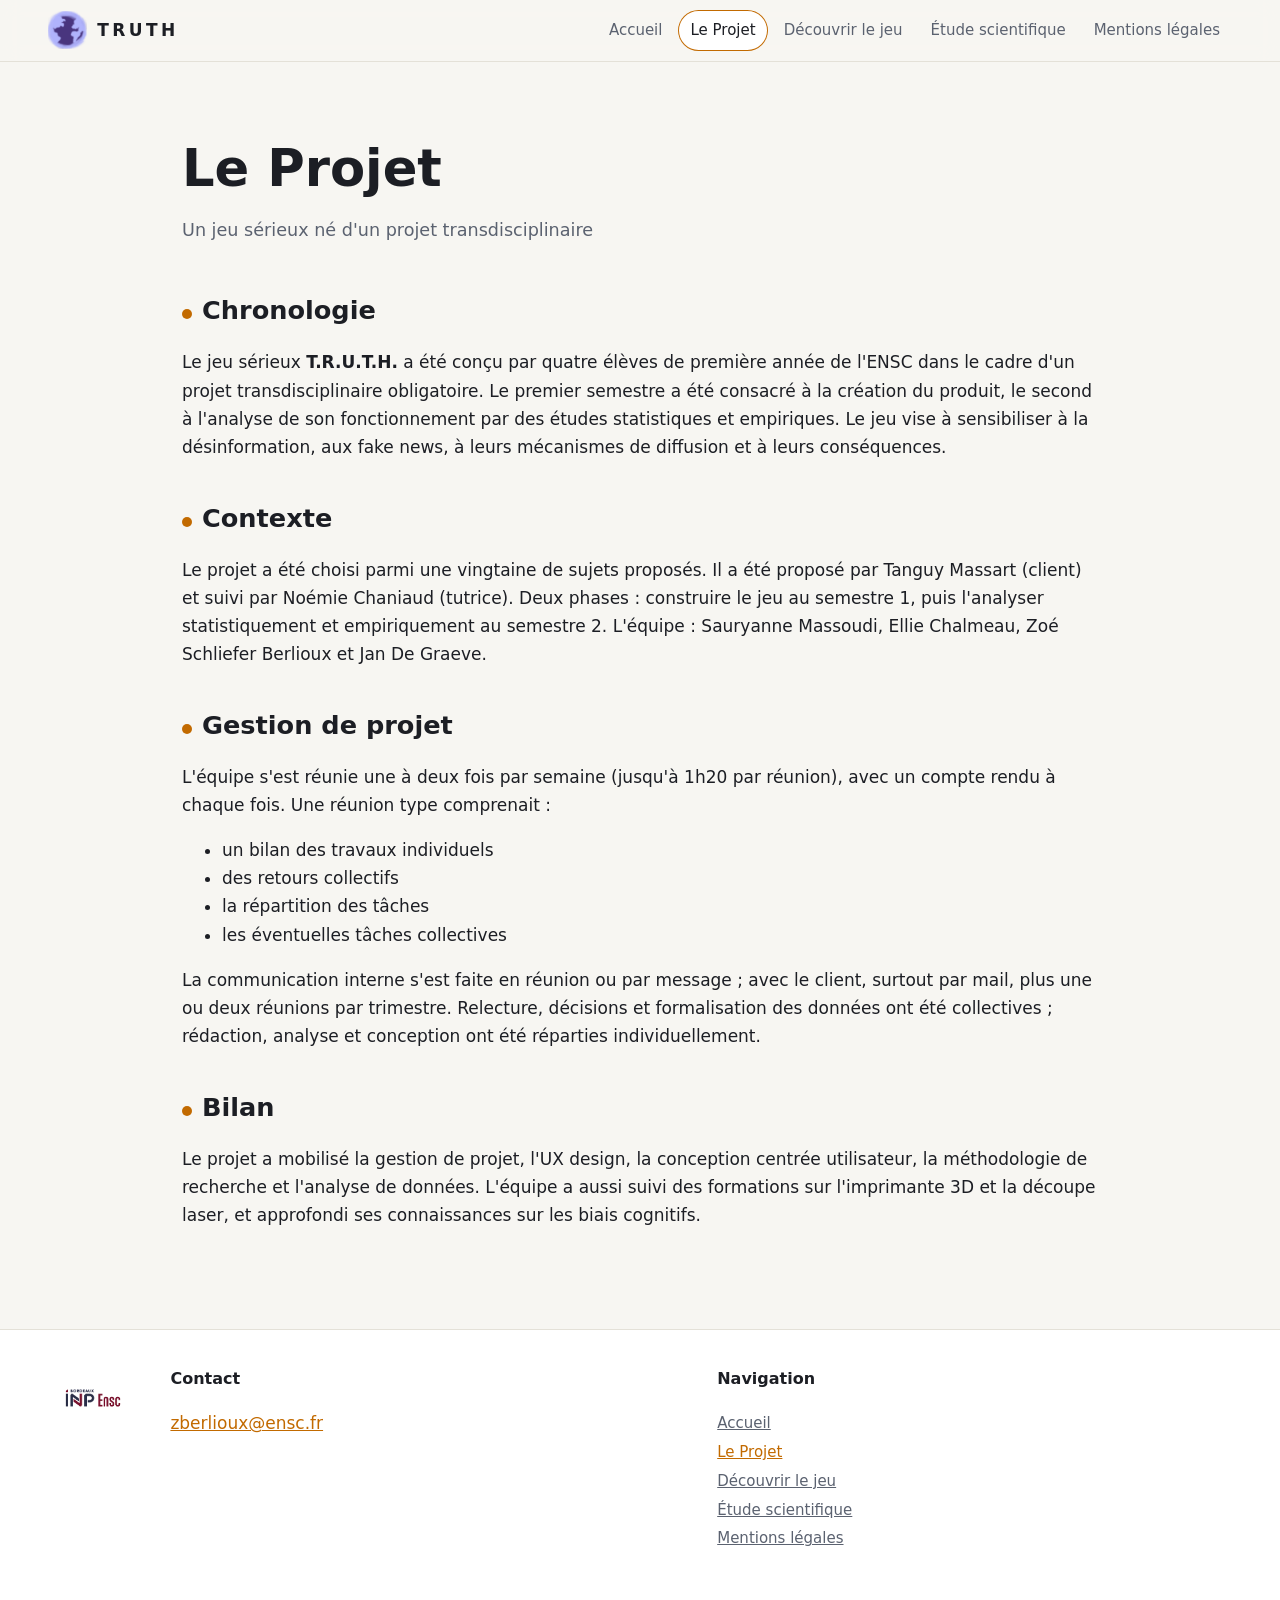
<file: le-projet.html>
<!DOCTYPE html>
<html lang="fr">
<head>
<meta charset="utf-8">
<meta name="viewport" content="width=device-width, initial-scale=1">
<title>Le Projet | TRUTH</title>
<meta name="description" content="TRUTH : jeu de cartes sérieux contre la désinformation, projet transdisciplinaire ENSC.">
<link rel="stylesheet" href="style.css">
</head>
<body>
<a class="skip" href="#main">Aller au contenu</a>
<header class="site-header">
  <a class="brand" href="index.html"><img class="" src="assets/logo.png" data-fallback="https://static.wixstatic.com/media/da4901_5d538d2b466b424b8239852984273c10~mv2.png" alt="Logo TRUTH" loading="lazy"><span>TRUTH</span></a>
  <button class="burger" aria-label="Menu" aria-expanded="false" aria-controls="nav">☰</button>
  <nav id="nav" aria-label="Navigation principale"><a href="index.html">Accueil</a><a href="le-projet.html" aria-current="page">Le Projet</a><a href="regle-du-jeu.html">Découvrir le jeu</a><a href="etude-scientifique.html">Étude scientifique</a><a href="mentions-legales.html">Mentions légales</a></nav>
</header>

<main id="main">
<section class="page-title"><h1>Le Projet</h1><p>Un jeu sérieux né d'un projet transdisciplinaire</p></section>
<section class="block"><h2>Chronologie</h2>
<p>Le jeu sérieux <strong>T.R.U.T.H.</strong> a été conçu par quatre élèves de première année de l'ENSC dans le cadre
d'un projet transdisciplinaire obligatoire. Le premier semestre a été consacré à la création du produit, le second à
l'analyse de son fonctionnement par des études statistiques et empiriques. Le jeu vise à sensibiliser à la
désinformation, aux fake news, à leurs mécanismes de diffusion et à leurs conséquences.</p></section>

<section class="block"><h2>Contexte</h2>
<p>Le projet a été choisi parmi une vingtaine de sujets proposés. Il a été proposé par Tanguy Massart (client) et suivi par
Noémie Chaniaud (tutrice). Deux phases : construire le jeu au semestre 1, puis l'analyser statistiquement et
empiriquement au semestre 2. L'équipe : Sauryanne Massoudi, Ellie Chalmeau, Zoé Schliefer Berlioux et Jan De Graeve.</p></section>

<section class="block"><h2>Gestion de projet</h2>
<p>L'équipe s'est réunie une à deux fois par semaine (jusqu'à 1h20 par réunion), avec un compte rendu à chaque fois. Une réunion type comprenait :</p>
<ul><li>un bilan des travaux individuels</li><li>des retours collectifs</li>
<li>la répartition des tâches</li><li>les éventuelles tâches collectives</li></ul>
<p>La communication interne s'est faite en réunion ou par message ; avec le client, surtout par mail, plus une ou deux
réunions par trimestre. Relecture, décisions et formalisation des données ont été collectives ; rédaction, analyse et conception ont
été réparties individuellement.</p></section>

<section class="block"><h2>Bilan</h2>
<p>Le projet a mobilisé la gestion de projet, l'UX design, la conception centrée utilisateur, la méthodologie de
recherche et l'analyse de données. L'équipe a aussi suivi des formations sur l'imprimante 3D et la découpe laser, et
approfondi ses connaissances sur les biais cognitifs.</p></section>

</main>
<footer class="site-footer">
  <div><img class="" src="assets/logo-pied.png" data-fallback="https://static.wixstatic.com/media/da4901_9cbdce36f55e4c5288f49362bb396e1c~mv2.png" alt="Logo TRUTH" loading="lazy"></div>
  <div>
    <h2>Contact</h2>
    <p><a href="mailto:zberlioux@ensc.fr">zberlioux@ensc.fr</a></p>
  </div>
  <div>
    <h2>Navigation</h2>
    <p class="foot-links"><a href="index.html">Accueil</a><a href="le-projet.html" aria-current="page">Le Projet</a><a href="regle-du-jeu.html">Découvrir le jeu</a><a href="etude-scientifique.html">Étude scientifique</a><a href="mentions-legales.html">Mentions légales</a></p>
  </div>
</footer>
<script src="script.js"></script>
</body>
</html>
</file>
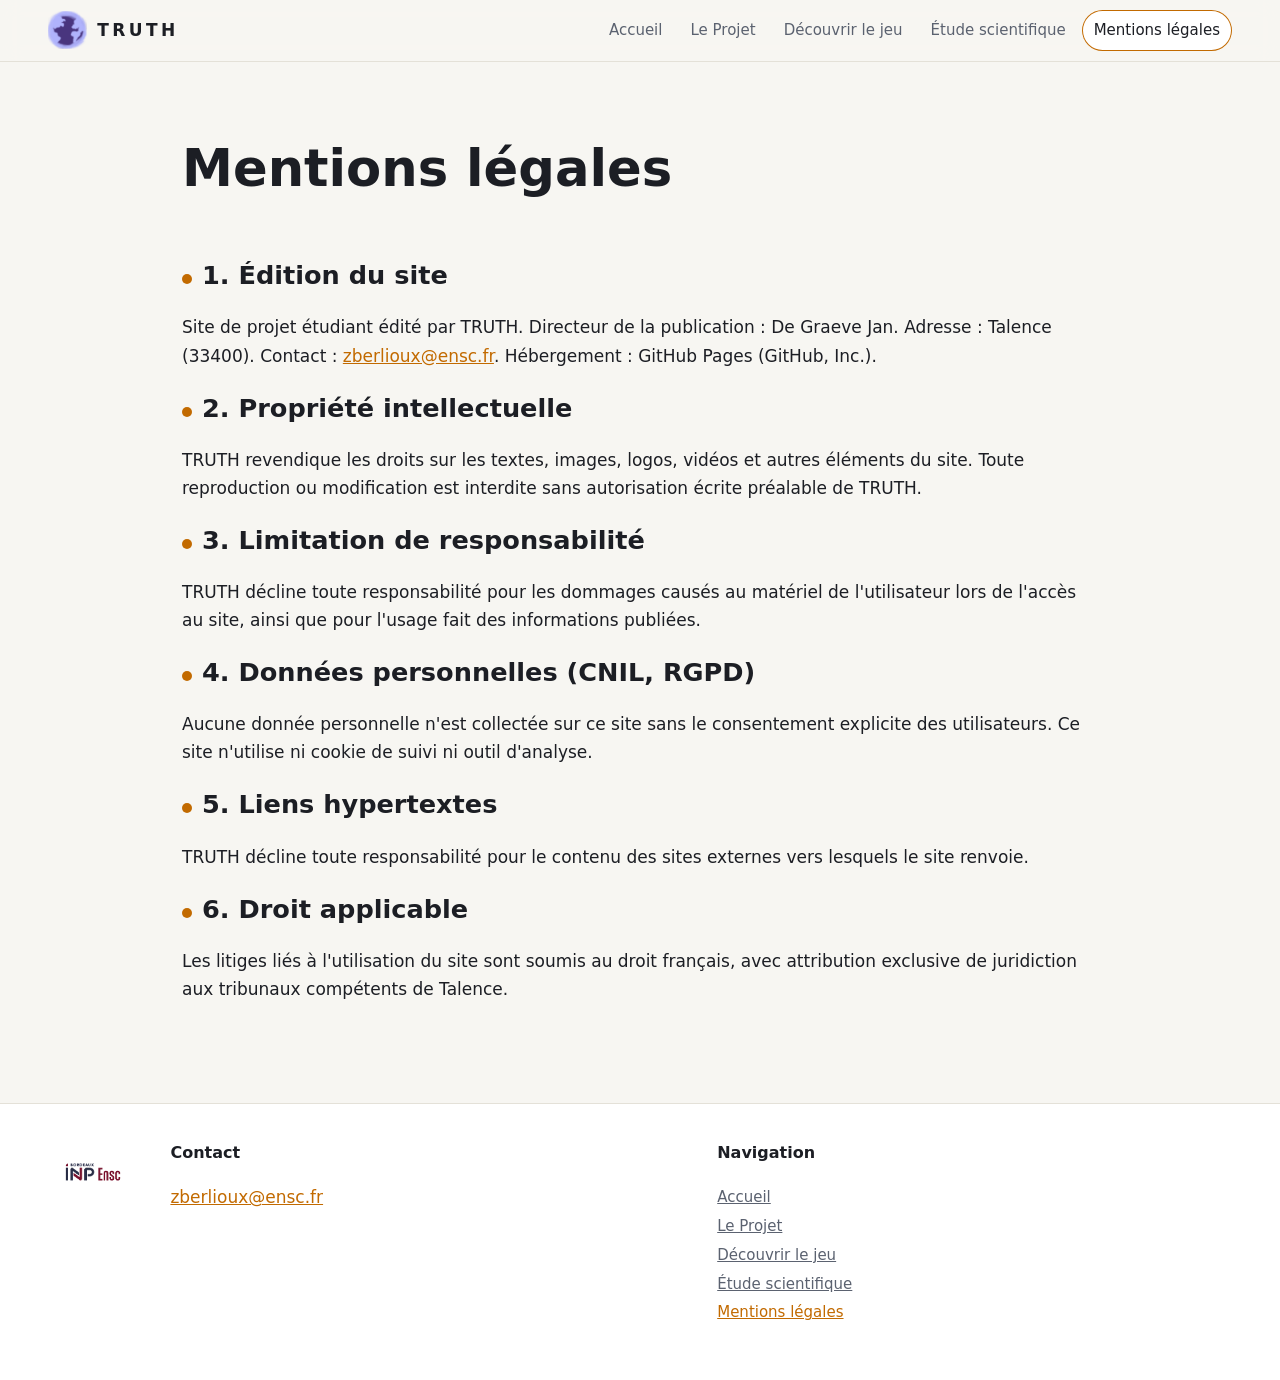
<file: mentions-legales.html>
<!DOCTYPE html>
<html lang="fr">
<head>
<meta charset="utf-8">
<meta name="viewport" content="width=device-width, initial-scale=1">
<title>Mentions légales | TRUTH</title>
<meta name="description" content="TRUTH : jeu de cartes sérieux contre la désinformation, projet transdisciplinaire ENSC.">
<link rel="stylesheet" href="style.css">
</head>
<body>
<a class="skip" href="#main">Aller au contenu</a>
<header class="site-header">
  <a class="brand" href="index.html"><img class="" src="assets/logo.png" data-fallback="https://static.wixstatic.com/media/da4901_5d538d2b466b424b8239852984273c10~mv2.png" alt="Logo TRUTH" loading="lazy"><span>TRUTH</span></a>
  <button class="burger" aria-label="Menu" aria-expanded="false" aria-controls="nav">☰</button>
  <nav id="nav" aria-label="Navigation principale"><a href="index.html">Accueil</a><a href="le-projet.html">Le Projet</a><a href="regle-du-jeu.html">Découvrir le jeu</a><a href="etude-scientifique.html">Étude scientifique</a><a href="mentions-legales.html" aria-current="page">Mentions légales</a></nav>
</header>

<main id="main">
<section class="page-title"><h1>Mentions légales</h1></section>
<section class="block"><h2>1. Édition du site</h2>
<p>Site de projet étudiant édité par TRUTH. Directeur de la publication : De Graeve Jan. Adresse : Talence (33400).
Contact : <a href="mailto:zberlioux@ensc.fr">zberlioux@ensc.fr</a>. Hébergement : GitHub Pages (GitHub, Inc.).</p>
<h2>2. Propriété intellectuelle</h2>
<p>TRUTH revendique les droits sur les textes, images, logos, vidéos et autres éléments du site. Toute reproduction ou
modification est interdite sans autorisation écrite préalable de TRUTH.</p>
<h2>3. Limitation de responsabilité</h2>
<p>TRUTH décline toute responsabilité pour les dommages causés au matériel de l'utilisateur lors de l'accès au site, ainsi
que pour l'usage fait des informations publiées.</p>
<h2>4. Données personnelles (CNIL, RGPD)</h2>
<p>Aucune donnée personnelle n'est collectée sur ce site sans le consentement explicite des utilisateurs. Ce site n'utilise
ni cookie de suivi ni outil d'analyse.</p>
<h2>5. Liens hypertextes</h2>
<p>TRUTH décline toute responsabilité pour le contenu des sites externes vers lesquels le site renvoie.</p>
<h2>6. Droit applicable</h2>
<p>Les litiges liés à l'utilisation du site sont soumis au droit français, avec attribution exclusive de juridiction aux
tribunaux compétents de Talence.</p></section>

</main>
<footer class="site-footer">
  <div><img class="" src="assets/logo-pied.png" data-fallback="https://static.wixstatic.com/media/da4901_9cbdce36f55e4c5288f49362bb396e1c~mv2.png" alt="Logo TRUTH" loading="lazy"></div>
  <div>
    <h2>Contact</h2>
    <p><a href="mailto:zberlioux@ensc.fr">zberlioux@ensc.fr</a></p>
  </div>
  <div>
    <h2>Navigation</h2>
    <p class="foot-links"><a href="index.html">Accueil</a><a href="le-projet.html">Le Projet</a><a href="regle-du-jeu.html">Découvrir le jeu</a><a href="etude-scientifique.html">Étude scientifique</a><a href="mentions-legales.html" aria-current="page">Mentions légales</a></p>
  </div>
</footer>
<script src="script.js"></script>
</body>
</html>
</file>
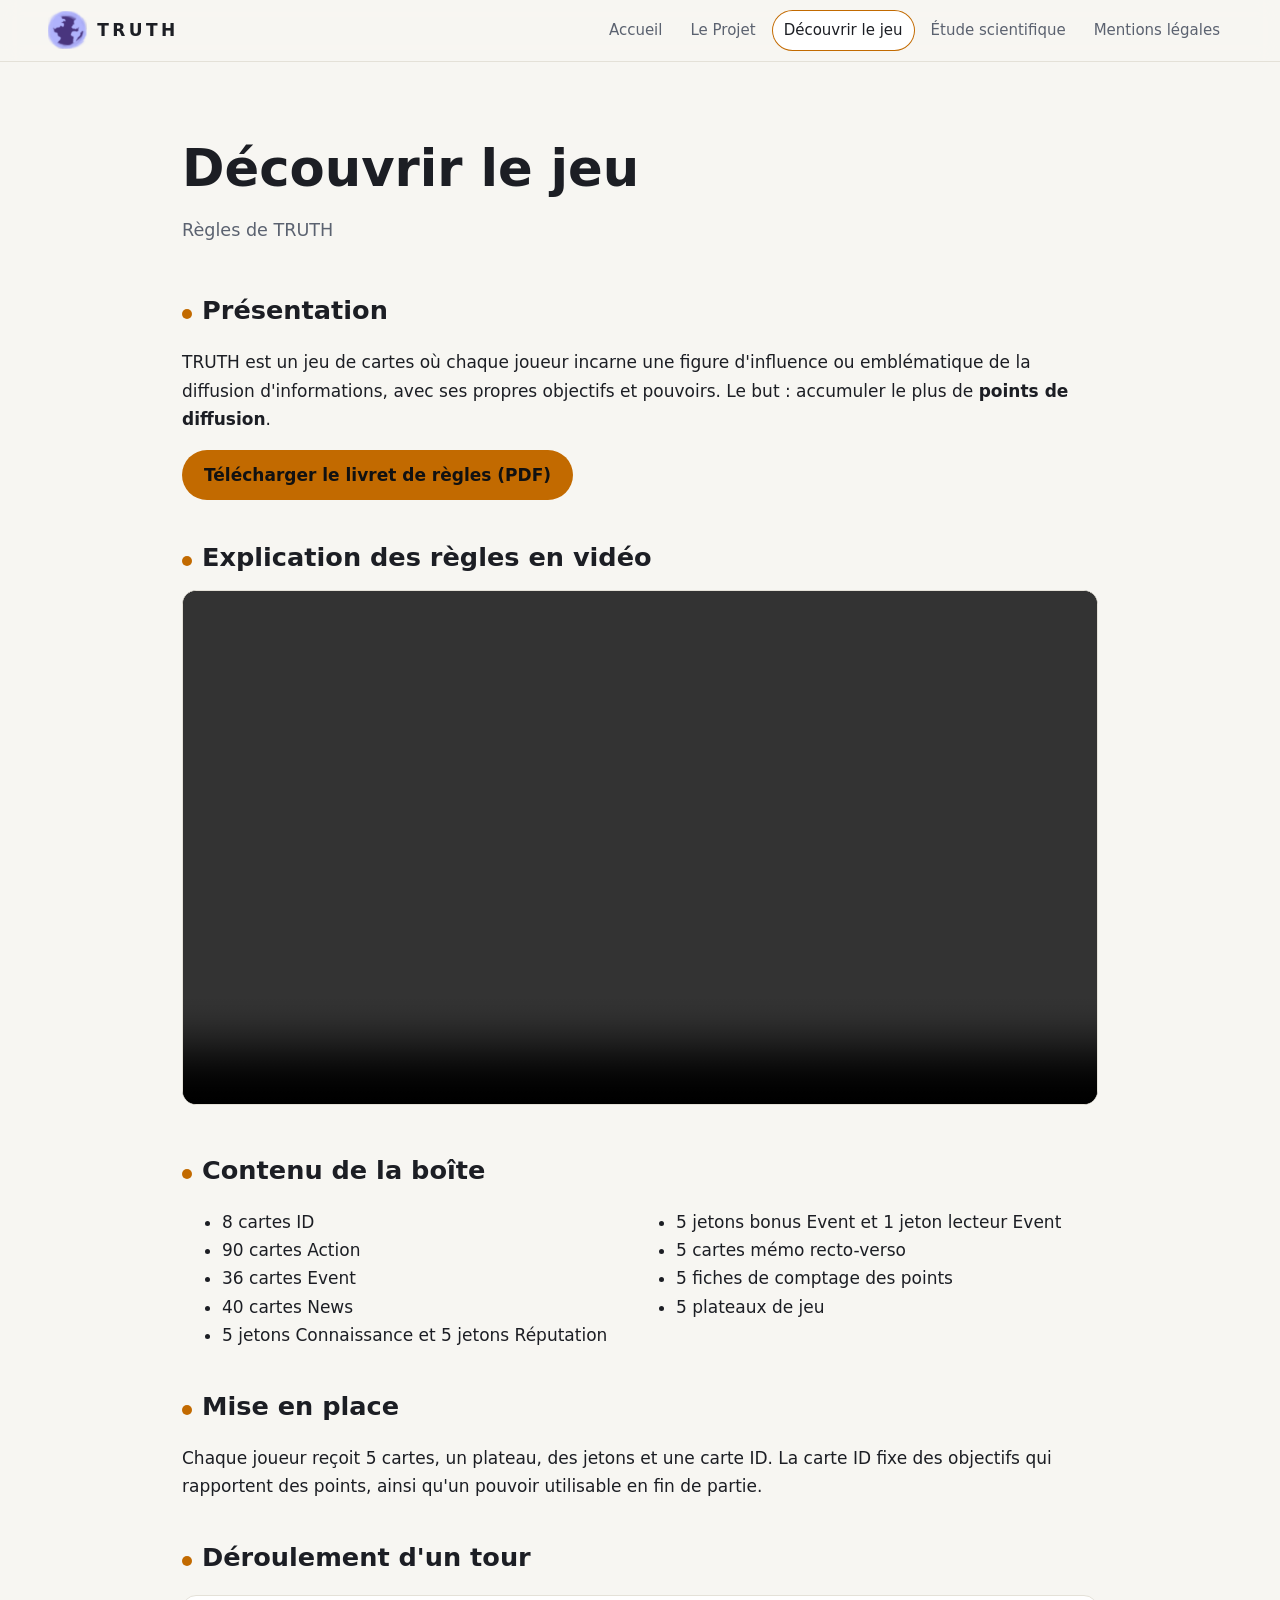
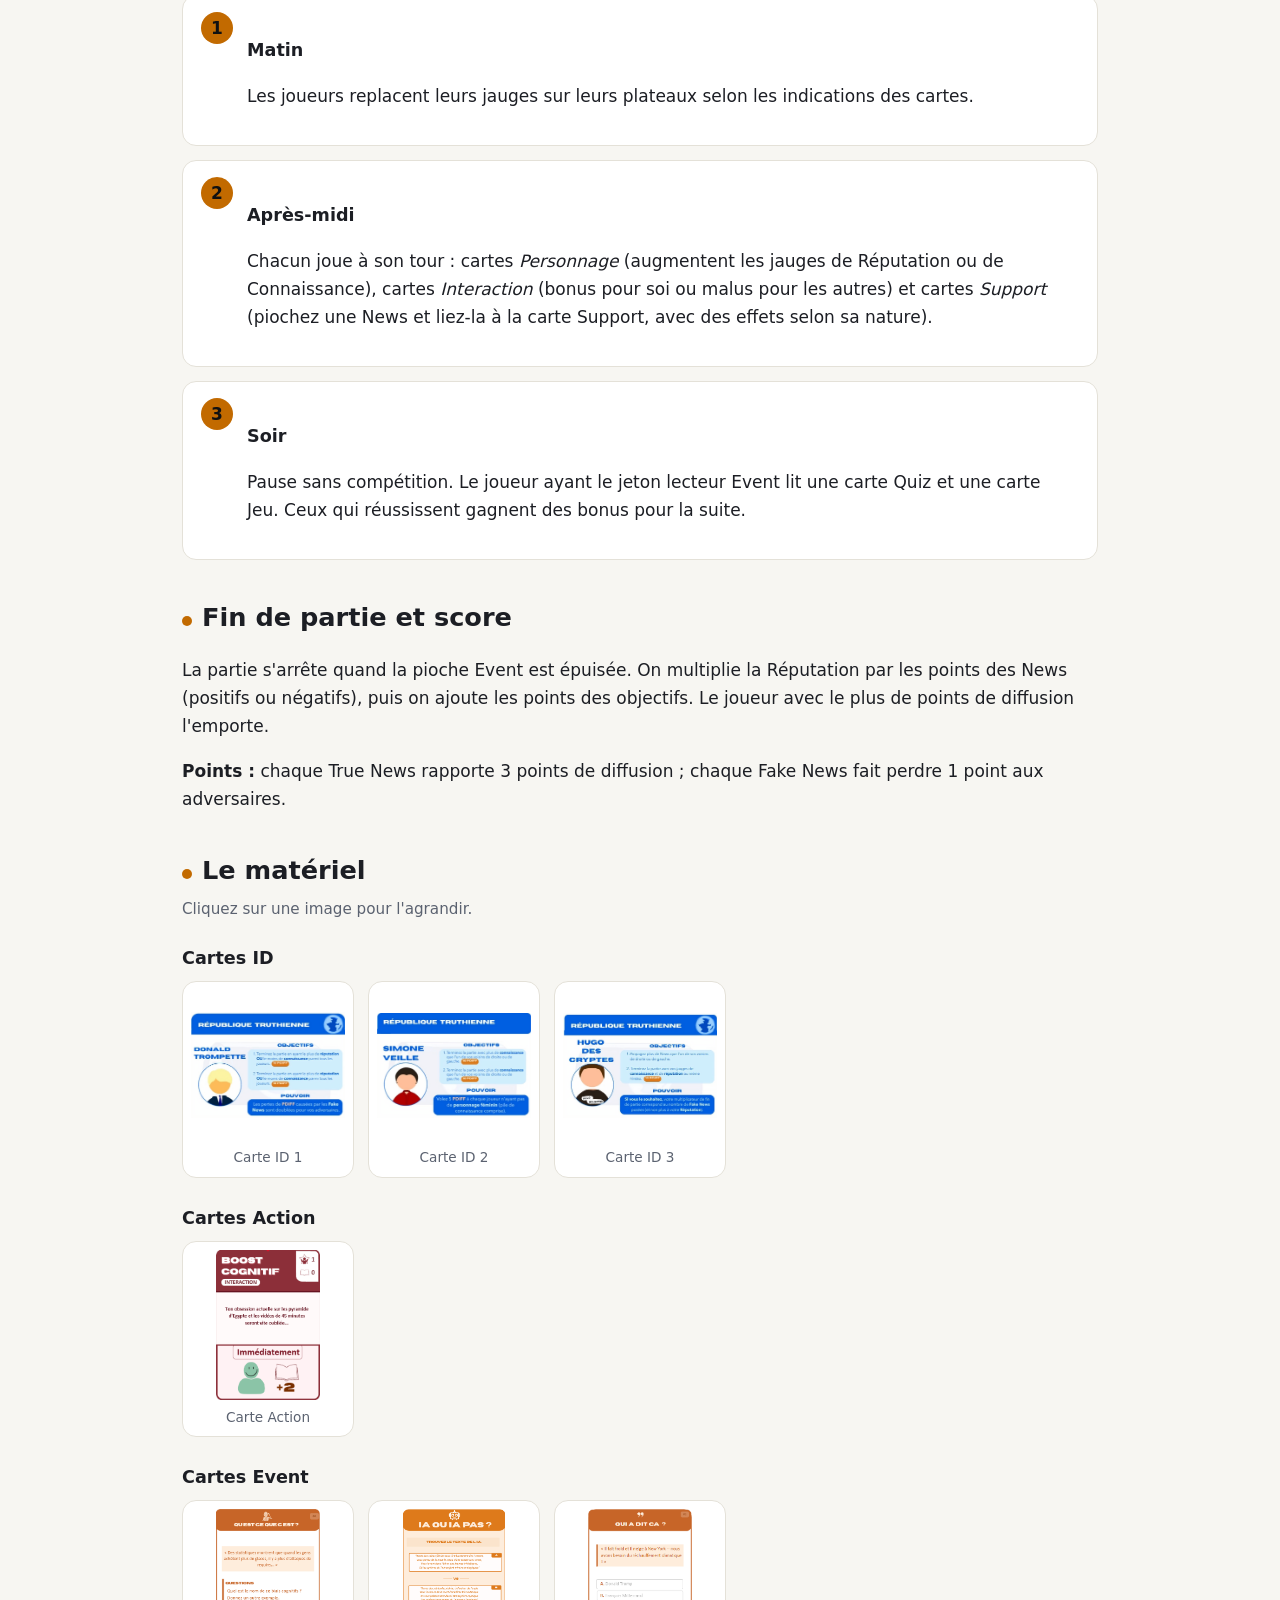
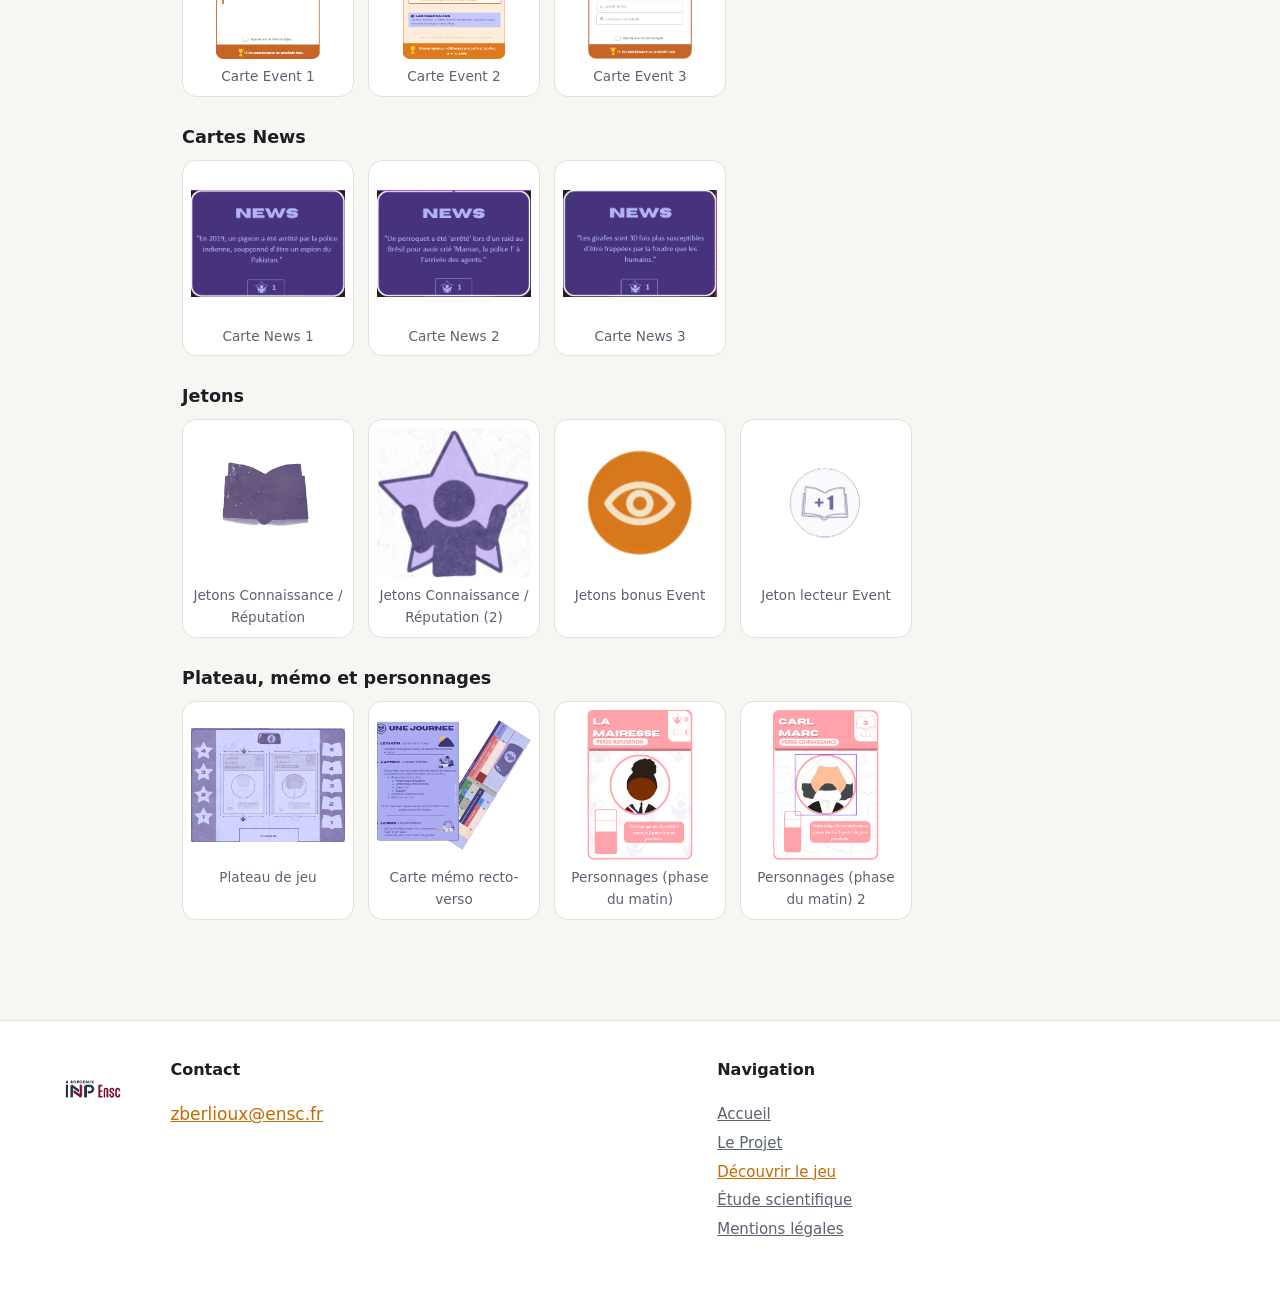
<file: regle-du-jeu.html>
<!DOCTYPE html>
<html lang="fr">
<head>
<meta charset="utf-8">
<meta name="viewport" content="width=device-width, initial-scale=1">
<title>Découvrir le jeu | TRUTH</title>
<meta name="description" content="TRUTH : jeu de cartes sérieux contre la désinformation, projet transdisciplinaire ENSC.">
<link rel="stylesheet" href="style.css">
</head>
<body>
<a class="skip" href="#main">Aller au contenu</a>
<header class="site-header">
  <a class="brand" href="index.html"><img class="" src="assets/logo.png" data-fallback="https://static.wixstatic.com/media/da4901_5d538d2b466b424b8239852984273c10~mv2.png" alt="Logo TRUTH" loading="lazy"><span>TRUTH</span></a>
  <button class="burger" aria-label="Menu" aria-expanded="false" aria-controls="nav">☰</button>
  <nav id="nav" aria-label="Navigation principale"><a href="index.html">Accueil</a><a href="le-projet.html">Le Projet</a><a href="regle-du-jeu.html" aria-current="page">Découvrir le jeu</a><a href="etude-scientifique.html">Étude scientifique</a><a href="mentions-legales.html">Mentions légales</a></nav>
</header>

<main id="main">
<section class="page-title"><h1>Découvrir le jeu</h1><p>Règles de TRUTH</p></section>
<section class="block"><h2>Présentation</h2>
<p>TRUTH est un jeu de cartes où chaque joueur incarne une figure d'influence ou emblématique de la diffusion
d'informations, avec ses propres objectifs et pouvoirs. Le but : accumuler le plus de <strong>points de diffusion</strong>.</p>
<p><a class="btn" href="https://9365a65f-ff0d-4e3f-92d9-190840668cd7.filesusr.com/ugd/da4901_df05cfa331044af1ae2241a1c9e6e4eb.pdf" target="_blank" rel="noopener">Télécharger le livret de règles (PDF)</a></p></section>

<section class="block"><h2>Explication des règles en vidéo</h2>
<video class="rules-video" controls preload="metadata" playsinline>
  <source src="assets/explication-des-regles.mp4" type="video/mp4">
  Votre navigateur ne lit pas cette vidéo. <a href="assets/explication-des-regles.mp4">Télécharger la vidéo</a>.
</video></section>

<section class="block"><h2>Contenu de la boîte</h2>
<ul class="cols">
<li>8 cartes ID</li><li>90 cartes Action</li><li>36 cartes Event</li><li>40 cartes News</li>
<li>5 jetons Connaissance et 5 jetons Réputation</li><li>5 jetons bonus Event et 1 jeton lecteur Event</li>
<li>5 cartes mémo recto-verso</li><li>5 fiches de comptage des points</li><li>5 plateaux de jeu</li></ul></section>

<section class="block"><h2>Mise en place</h2>
<p>Chaque joueur reçoit 5 cartes, un plateau, des jetons et une carte ID. La carte ID fixe des objectifs qui rapportent
des points, ainsi qu'un pouvoir utilisable en fin de partie.</p></section>

<section class="block"><h2>Déroulement d'un tour</h2>
<ol class="steps">
<li><h3>Matin</h3><p>Les joueurs replacent leurs jauges sur leurs plateaux selon les indications des cartes.</p></li>
<li><h3>Après-midi</h3><p>Chacun joue à son tour : cartes <em>Personnage</em> (augmentent les jauges de Réputation ou de Connaissance),
cartes <em>Interaction</em> (bonus pour soi ou malus pour les autres) et cartes <em>Support</em> (piochez une News et liez-la
à la carte Support, avec des effets selon sa nature).</p></li>
<li><h3>Soir</h3><p>Pause sans compétition. Le joueur ayant le jeton lecteur Event lit une carte Quiz et une carte Jeu.
Ceux qui réussissent gagnent des bonus pour la suite.</p></li></ol></section>

<section class="block"><h2>Fin de partie et score</h2>
<p>La partie s'arrête quand la pioche Event est épuisée. On multiplie la Réputation par les points des News (positifs ou
négatifs), puis on ajoute les points des objectifs. Le joueur avec le plus de points de diffusion l'emporte.</p>
<p><strong>Points :</strong> chaque True News rapporte 3 points de diffusion ; chaque Fake News fait perdre 1 point aux adversaires.</p></section>

<section class="block"><h2>Le matériel</h2><p class="muted">Cliquez sur une image pour l'agrandir.</p><h3>Cartes ID</h3><div class="gallery"><figure><img class="zoom" src="assets/id-1.jpg" data-fallback="https://static.wixstatic.com/media/da4901_75dc9543d2c947d991bddfe1705cae85~mv2.jpg" alt="Carte ID 1" loading="lazy"><figcaption>Carte ID 1</figcaption></figure><figure><img class="zoom" src="assets/id-2.jpg" data-fallback="https://static.wixstatic.com/media/da4901_ed2e98288ba54acbbf34f90d3fc4a2d9~mv2.jpg" alt="Carte ID 2" loading="lazy"><figcaption>Carte ID 2</figcaption></figure><figure><img class="zoom" src="assets/id-3.jpg" data-fallback="https://static.wixstatic.com/media/da4901_2fa4a832c9464a1cb41d2b9add46677a~mv2.jpg" alt="Carte ID 3" loading="lazy"><figcaption>Carte ID 3</figcaption></figure></div><h3>Cartes Action</h3><div class="gallery"><figure><img class="zoom" src="assets/action.png" data-fallback="https://static.wixstatic.com/media/da4901_57eab49cd4c448848198f92e0c4764c0~mv2.png" alt="Carte Action" loading="lazy"><figcaption>Carte Action</figcaption></figure></div><h3>Cartes Event</h3><div class="gallery"><figure><img class="zoom" src="assets/event-1.png" data-fallback="https://static.wixstatic.com/media/da4901_63532ceb44a2477f85c4dc1e4f222013~mv2.png" alt="Carte Event 1" loading="lazy"><figcaption>Carte Event 1</figcaption></figure><figure><img class="zoom" src="assets/event-2.png" data-fallback="https://static.wixstatic.com/media/da4901_2c2b48b315454a558206145a5d343efe~mv2.png" alt="Carte Event 2" loading="lazy"><figcaption>Carte Event 2</figcaption></figure><figure><img class="zoom" src="assets/event-3.png" data-fallback="https://static.wixstatic.com/media/da4901_4086aca7d2174d0fbc8cc4bfdc5d3442~mv2.png" alt="Carte Event 3" loading="lazy"><figcaption>Carte Event 3</figcaption></figure></div><h3>Cartes News</h3><div class="gallery"><figure><img class="zoom" src="assets/news-1.png" data-fallback="https://static.wixstatic.com/media/da4901_368b68ec9b884d3c942e7ba4f6227568~mv2.png" alt="Carte News 1" loading="lazy"><figcaption>Carte News 1</figcaption></figure><figure><img class="zoom" src="assets/news-2.png" data-fallback="https://static.wixstatic.com/media/da4901_8275161e7de84759ac59aa68a670a35f~mv2.png" alt="Carte News 2" loading="lazy"><figcaption>Carte News 2</figcaption></figure><figure><img class="zoom" src="assets/news-3.png" data-fallback="https://static.wixstatic.com/media/da4901_562092b69df7439fa28e0189dcbe3ec3~mv2.png" alt="Carte News 3" loading="lazy"><figcaption>Carte News 3</figcaption></figure></div><h3>Jetons</h3><div class="gallery"><figure><img class="zoom" src="assets/jetons-1.png" data-fallback="https://static.wixstatic.com/media/da4901_296f0ce0b77747fdaef168582fcefe25~mv2.png" alt="Jetons Connaissance / Réputation" loading="lazy"><figcaption>Jetons Connaissance / Réputation</figcaption></figure><figure><img class="zoom" src="assets/jetons-2.png" data-fallback="https://static.wixstatic.com/media/da4901_072380e688d34a25bb6a06c4c538b23d~mv2.png" alt="Jetons Connaissance / Réputation (2)" loading="lazy"><figcaption>Jetons Connaissance / Réputation (2)</figcaption></figure><figure><img class="zoom" src="assets/jetons-bonus-1.png" data-fallback="https://static.wixstatic.com/media/da4901_6646afd3538c453fa35ba3e9010899a7~mv2.png" alt="Jetons bonus Event" loading="lazy"><figcaption>Jetons bonus Event</figcaption></figure><figure><img class="zoom" src="assets/jetons-bonus-2.png" data-fallback="https://static.wixstatic.com/media/da4901_5210cd567a82458ba4a6963630b9ac46~mv2.png" alt="Jeton lecteur Event" loading="lazy"><figcaption>Jeton lecteur Event</figcaption></figure></div><h3>Plateau, mémo et personnages</h3><div class="gallery"><figure><img class="zoom" src="assets/plateau.jpg" data-fallback="https://static.wixstatic.com/media/da4901_92c81488dfd84c41bcc892ac31cd72cb~mv2.jpg" alt="Plateau de jeu" loading="lazy"><figcaption>Plateau de jeu</figcaption></figure><figure><img class="zoom" src="assets/memo.png" data-fallback="https://static.wixstatic.com/media/da4901_719d67b7650a4617bcd51f15ade7c6a9~mv2.png" alt="Carte mémo recto-verso" loading="lazy"><figcaption>Carte mémo recto-verso</figcaption></figure><figure><img class="zoom" src="assets/perso-1.png" data-fallback="https://static.wixstatic.com/media/da4901_7c672bf94d704cb3b4a94f59ae5f7b65~mv2.png" alt="Personnages (phase du matin)" loading="lazy"><figcaption>Personnages (phase du matin)</figcaption></figure><figure><img class="zoom" src="assets/perso-2.png" data-fallback="https://static.wixstatic.com/media/da4901_7c071711606c44308c9a6a02b43a7264~mv2.png" alt="Personnages (phase du matin) 2" loading="lazy"><figcaption>Personnages (phase du matin) 2</figcaption></figure></div></section>

</main>
<footer class="site-footer">
  <div><img class="" src="assets/logo-pied.png" data-fallback="https://static.wixstatic.com/media/da4901_9cbdce36f55e4c5288f49362bb396e1c~mv2.png" alt="Logo TRUTH" loading="lazy"></div>
  <div>
    <h2>Contact</h2>
    <p><a href="mailto:zberlioux@ensc.fr">zberlioux@ensc.fr</a></p>
  </div>
  <div>
    <h2>Navigation</h2>
    <p class="foot-links"><a href="index.html">Accueil</a><a href="le-projet.html">Le Projet</a><a href="regle-du-jeu.html" aria-current="page">Découvrir le jeu</a><a href="etude-scientifique.html">Étude scientifique</a><a href="mentions-legales.html">Mentions légales</a></p>
  </div>
</footer>
<script src="script.js"></script>
</body>
</html>
</file>
<file: style.css>
:root{
  --bg:#0f1115; --surface:#181b22; --text:#e8eaf0; --muted:#9aa3b2;
  --accent:#ffb020; --accent-2:#5eead4; --border:#272b35; --radius:14px;
}
@media (prefers-color-scheme: light){
  :root{--bg:#f7f6f2; --surface:#fff; --text:#1c1e24; --muted:#5b6270; --accent:#c26a00; --accent-2:#0f766e; --border:#e4e1d8}
}
*{box-sizing:border-box}
html{scroll-behavior:smooth}
body{margin:0;background:var(--bg);color:var(--text);font:17px/1.65 system-ui,-apple-system,"Segoe UI",Roboto,sans-serif}
img{max-width:100%;display:block}
a{color:var(--accent)}
a:hover{text-decoration:none}
.skip{position:absolute;left:-999px}
.skip:focus{left:12px;top:12px;background:var(--accent);color:#000;padding:8px 12px;border-radius:8px;z-index:20}

.site-header{position:sticky;top:0;z-index:10;display:flex;align-items:center;justify-content:space-between;gap:16px;
  padding:10px clamp(16px,4vw,48px);background:color-mix(in srgb,var(--bg) 88%,transparent);backdrop-filter:blur(10px);border-bottom:1px solid var(--border)}
.brand{display:flex;align-items:center;gap:10px;text-decoration:none;color:var(--text);font-weight:800;letter-spacing:.2em}
.brand img{height:38px;width:auto}
nav{display:flex;gap:4px;flex-wrap:wrap}
nav a{color:var(--muted);text-decoration:none;padding:8px 12px;border-radius:999px;font-size:15px}
nav a:hover,nav a[aria-current]{color:var(--text);background:var(--surface)}
nav a[aria-current]{box-shadow:inset 0 0 0 1px var(--accent)}
.burger{display:none;background:none;border:1px solid var(--border);color:var(--text);font-size:20px;border-radius:10px;padding:4px 12px;cursor:pointer}

.hero{position:relative;min-height:56vh;display:grid;place-items:center;overflow:hidden;text-align:center}
.hero-img{position:absolute;inset:0;width:100%;height:100%;object-fit:cover;opacity:.45}
.hero::after{content:"";position:absolute;inset:0;background:linear-gradient(transparent 40%,var(--bg))}
.hero-text{position:relative;z-index:1;padding:48px 20px}
.hero h1{font-size:clamp(3rem,10vw,6.5rem);letter-spacing:.25em;margin:0;line-height:1}
.hero p{font-size:1.2rem;color:var(--text);max-width:34ch;margin:16px auto 24px}

main{max-width:980px;margin:0 auto;padding:24px clamp(16px,4vw,32px) 64px}
.page-title{padding:40px 0 8px}
.page-title h1{font-size:clamp(2rem,5vw,3.2rem);margin:0}
.page-title p{color:var(--muted);margin:6px 0 0;font-size:1.1rem}
.block{margin:36px 0}
h2{font-size:1.6rem;margin:0 0 12px}
h2::before{content:"";display:inline-block;width:10px;height:10px;background:var(--accent);border-radius:50%;margin-right:10px}
h3{margin:0 0 6px;font-size:1.1rem}
.split{display:grid;grid-template-columns:1.2fr 1fr;gap:32px;align-items:center}
.rounded{border-radius:var(--radius);border:1px solid var(--border);width:100%;height:auto}
.btn{display:inline-block;background:var(--accent);color:#111;text-decoration:none;font-weight:700;padding:11px 22px;border-radius:999px;transition:transform .15s}
.btn:hover{transform:translateY(-2px)}
.btn.ghost{background:none;color:var(--accent);box-shadow:inset 0 0 0 2px var(--accent)}

.team{display:grid;grid-template-columns:repeat(auto-fit,minmax(160px,1fr));gap:20px;margin-top:20px}
.member{margin:0;text-align:center}
.avatar{width:140px;height:140px;border-radius:50%;object-fit:cover;margin:0 auto 10px;border:2px solid var(--accent)}
.member.noimg::before{content:attr(data-initials);display:grid;place-items:center;width:140px;height:140px;margin:0 auto 10px;border-radius:50%;
  background:var(--surface);border:2px solid var(--accent);font-weight:800;font-size:2rem;color:var(--accent)}
.member.noimg .avatar{display:none}
figcaption{font-weight:600}

.cards{display:grid;grid-template-columns:repeat(auto-fit,minmax(240px,1fr));gap:16px}
.cards article,.steps li{background:var(--surface);border:1px solid var(--border);border-radius:var(--radius);padding:18px 20px}
.cards h3{color:var(--accent-2)}
.steps{list-style:none;padding:0;display:grid;gap:14px;counter-reset:s}
.steps li{counter-increment:s;position:relative;padding-left:64px}
.steps li::before{content:counter(s);position:absolute;left:18px;top:16px;width:32px;height:32px;border-radius:50%;background:var(--accent);color:#111;display:grid;place-items:center;font-weight:800}
.cols{columns:2;gap:32px}
.note{background:var(--surface);border-left:4px solid var(--accent);padding:12px 16px;border-radius:8px;margin-top:20px}

.site-footer{display:grid;grid-template-columns:auto 1fr 1fr;gap:32px;padding:36px clamp(16px,4vw,48px);border-top:1px solid var(--border);background:var(--surface);color:var(--muted)}
.site-footer img{height:64px;width:auto}
.site-footer h2{font-size:1rem;color:var(--text)}
.site-footer h2::before{display:none}
.foot-links{display:flex;flex-direction:column}
.foot-links a{padding:2px 0;font-size:15px;background:none;color:var(--muted)}
.foot-links a[aria-current]{box-shadow:none;color:var(--accent)}

@media (max-width:760px){
  .burger{display:block}
  nav{display:none;position:absolute;top:100%;left:0;right:0;flex-direction:column;background:var(--bg);padding:12px 16px;border-bottom:1px solid var(--border)}
  nav.open{display:flex}
  .split{grid-template-columns:1fr}
  .cols{columns:1}
  .site-footer{grid-template-columns:1fr}
}

/* Galeries et zoom */
.muted{color:var(--muted);font-size:.95rem;margin-top:-6px}
.gallery{display:grid;grid-template-columns:repeat(auto-fill,minmax(170px,1fr));gap:14px;margin:8px 0 26px}
.gallery figure{margin:0;background:var(--surface);border:1px solid var(--border);border-radius:var(--radius);padding:8px;text-align:center}
.gallery img{width:100%;height:150px;object-fit:contain;cursor:zoom-in}
.gallery figcaption{font-size:.85rem;color:var(--muted);font-weight:400;margin-top:6px}
dialog.lightbox{border:none;background:transparent;padding:0;max-width:94vw;max-height:94vh}
dialog.lightbox::backdrop{background:rgba(0,0,0,.85)}
dialog.lightbox img{max-width:94vw;max-height:90vh;object-fit:contain;border-radius:var(--radius);cursor:zoom-out}
.subnav{display:flex;flex-wrap:wrap;gap:6px;position:sticky;top:60px;z-index:5;padding:8px 0;background:var(--bg)}
.subnav a{font-size:14px;padding:5px 12px;border-radius:999px;border:1px solid var(--border);color:var(--muted);text-decoration:none}
.subnav a:hover{color:var(--text);border-color:var(--accent)}
section[id]{scroll-margin-top:110px}

.rules-video{width:100%;aspect-ratio:16/9;background:#000;border-radius:var(--radius);border:1px solid var(--border)}

/* Étude : figures et tableau */
.figs{display:grid;grid-template-columns:repeat(auto-fit,minmax(280px,1fr));gap:16px;margin:16px 0 28px}
.figs figure{margin:0;background:var(--surface);border:1px solid var(--border);border-radius:var(--radius);padding:10px}
.figs img{width:100%;height:auto;max-height:420px;object-fit:contain;cursor:zoom-in;background:#fff;border-radius:8px}
.figs figcaption{font-size:.88rem;color:var(--muted);margin-top:8px}
.table-wrap{overflow-x:auto;margin:12px 0}
table{border-collapse:collapse;width:100%;font-size:.95rem}
th,td{border:1px solid var(--border);padding:8px 12px;text-align:left}
th{background:var(--surface)}
h3{margin-top:22px}
</file>
